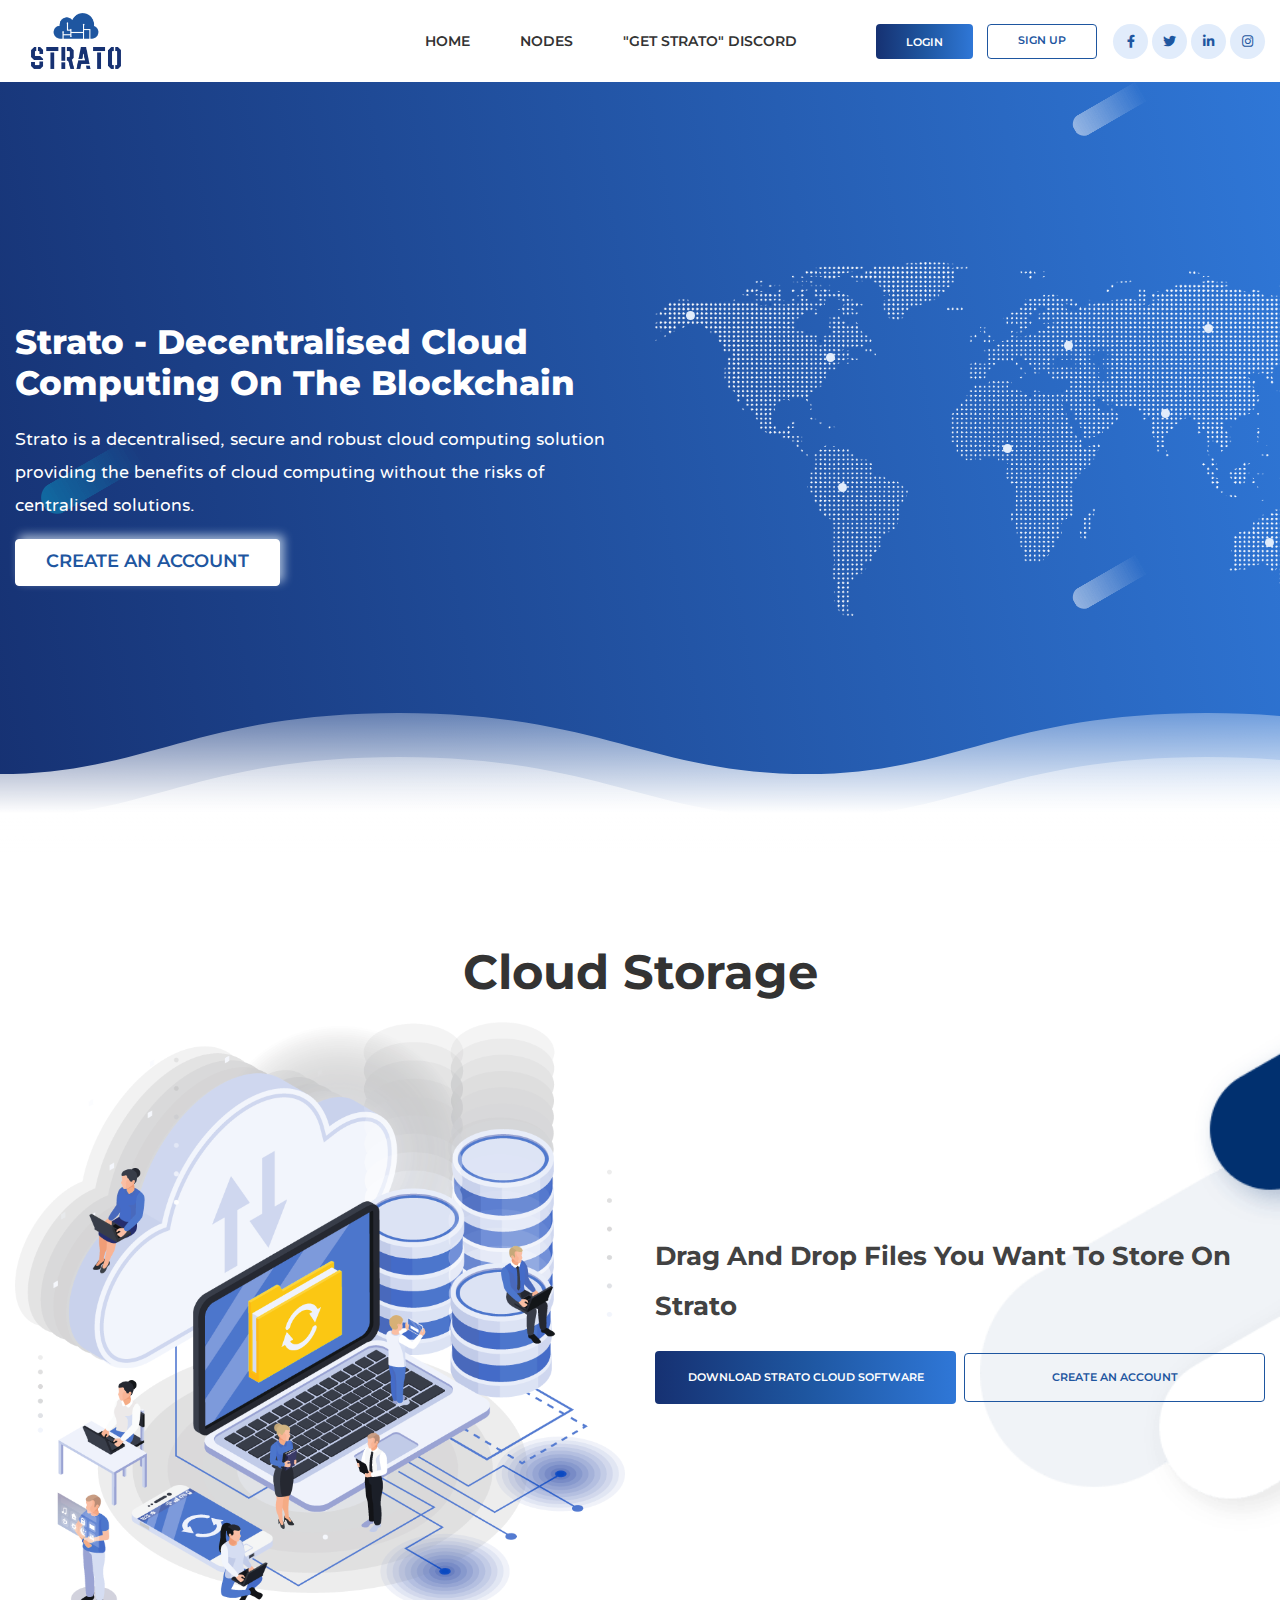
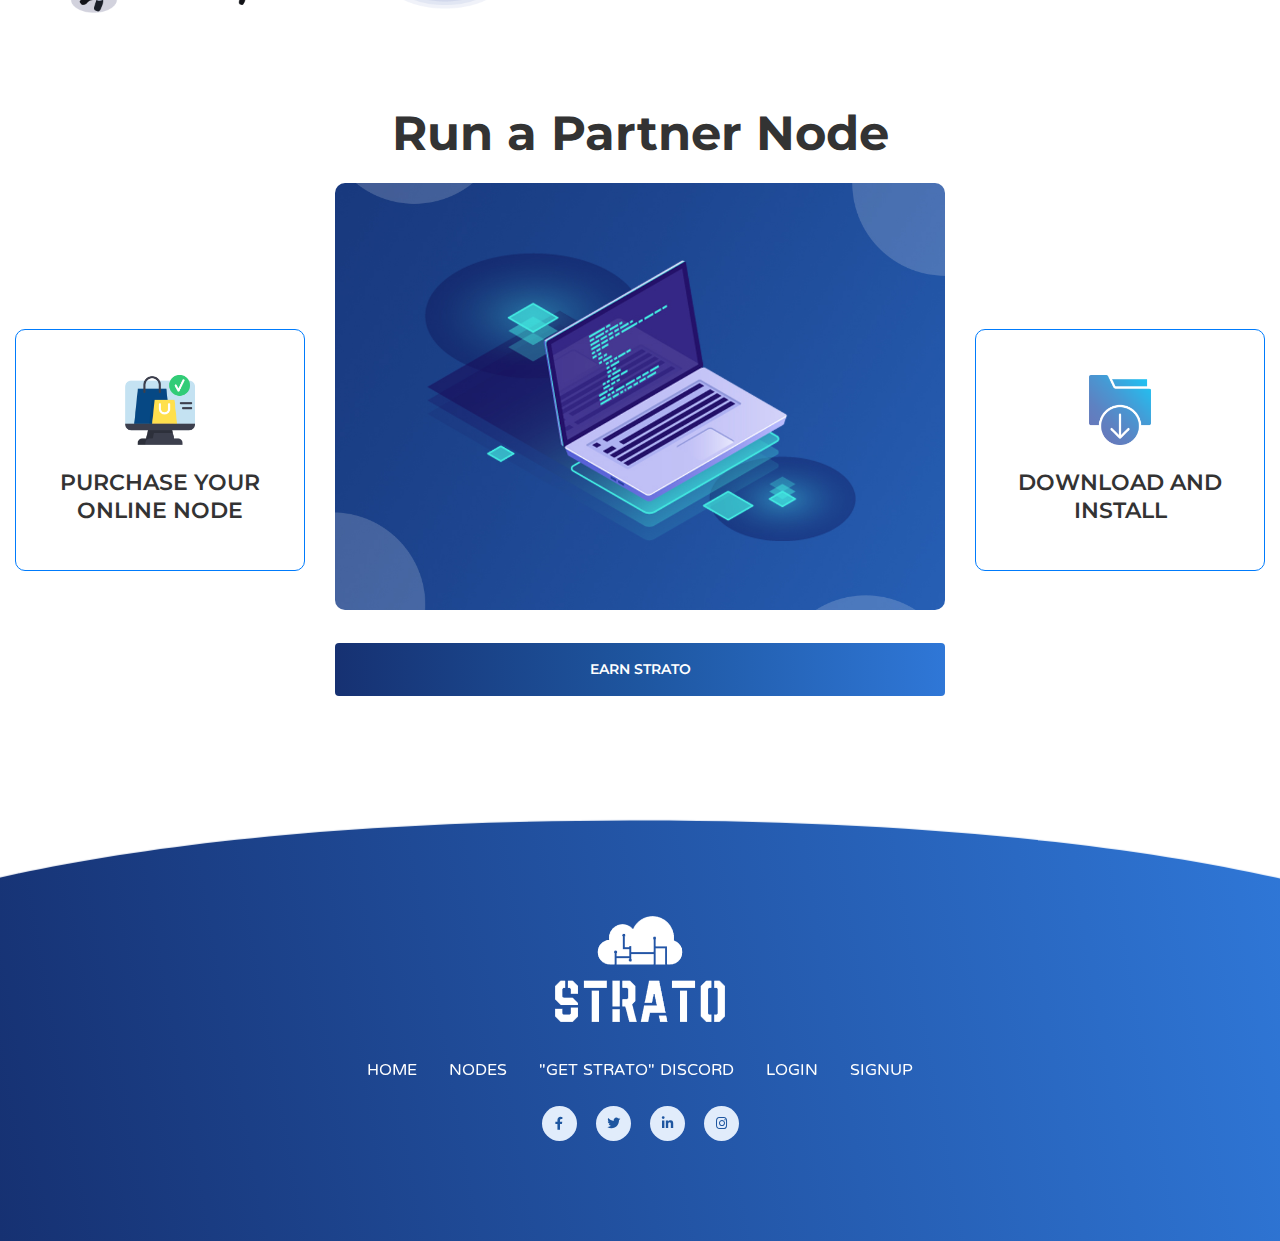
<file: index.html>
<!doctype html>
<html lang="en">
<head>
<!-- Required meta tags -->
<meta charset="utf-8">
<meta name="viewport" content="width=device-width, initial-scale=1, shrink-to-fit=no">
<!-- Bootstrap CSS -->
<link rel="stylesheet" href="https://maxcdn.bootstrapcdn.com/bootstrap/4.0.0/css/bootstrap.min.css">
<link rel="stylesheet" href="css/custom.css">
<link rel="stylesheet" href="css/owl.carousel.min.css">
<link rel="stylesheet" href="css/responsive.css">
<link rel="stylesheet" href="https://use.fontawesome.com/releases/v5.8.1/css/all.css">

<title>Strato</title>
</head>
<body>
<header class="custom-header">
  <div class="container">
    <div class="row">
      <div class="col-lg-8 align-self-center">
        <nav class="navbar navbar-expand-lg"> 
          <a class="navbar-brand" href="#">
            <img src="images/logo.png" alt="">
          </a>
          <ul class="header-button-wrap header-button-wrap-for-mobile">
            <li class="header-btn">
              <a href="#" class="btn custom-btn custom-btn-fill">Login</a>
            </li>
            <li class="header-btn">
              <a href="#" class="btn custom-btn custom-btn-outline">Sign Up</a>
            </li>
          </ul>
          <div class="navbar-header">
            <button type="button" class="navbar-toggle collapsed" data-toggle="collapse" data-target="#navbarSupportedContent" aria-expanded="false"> <span class="sr-only">Toggle navigation</span> <span class="icon-bar"></span> <span class="icon-bar"></span> <span class="icon-bar"></span> </button>
          </div>
          <div class="collapse navbar-collapse" id="navbarSupportedContent">
            <ul class="navbar-nav ml-auto">
              <li class="nav-item active"> <a class="nav-link" href="index.html">Home</a> </li>
              <li class="nav-item"> <a class="nav-link" href="strato-partner-nodes.html">Nodes</a> </li>
              <li class="nav-item"> <a class="nav-link" href="#">"Get STRATO" Discord</a> </li>
            </ul>
      
              <!-- <li class="nav-item"> <a class="nav-link" href="#">Login</a> </li>
              <li class="nav-item"> <a class="nav-link" href="#">Sign Up</a> </li>
              <li class="nav-item"> <a class="nav-link" href="#">Link</a> </li>
              <li class="nav-item"> <a class="nav-link" href="#">Link</a> </li> -->
           
          </div>
        </nav>
      </div>
      <div class="col-lg-4 align-self-center">
        <div class="header-right"> 
                <ul class="header-button-wrap">
                  <li class="header-btn">
                    <a href="#" class="btn custom-btn custom-btn-fill">Login</a>
                  </li>
                  <li class="header-btn">
                    <a href="#" class="btn custom-btn custom-btn-outline">Sign Up</a>
                  </li>
                </ul>
              <ul class="header-socials-wrap">
                <li class="header-social">
                  <a href="#" class="header-social-icon"><span><i class="fab fa-facebook-f"></i></span></a>
                </li>
                <li class="header-social">
                  <a href="#" class="header-social-icon"><span><i class="fab fa-twitter"></i></span></a>
                </li>
                <li class="header-social">
                  <a href="#" class="header-social-icon"><span><i class="fab fa-linkedin-in"></i></span></a>
                </li>
                <li class="header-social">
                  <a href="#" class="header-social-icon"><span><i class="fab fa-instagram"></i></span></a>
                </li>
              </ul>
        </div>
      </div>
    </div>
  </div>  
</header>

<section class="custom-banner custom-pad">
  <div id="parallax-banner">
    <!-- this div for parallax effect-->
  </div>
  <div class="banner-top">
    <div class="container">
      <div class="row">
        <div class="col-lg-6 align-self-center">
          <div class="custom-banner-content text-left">
                <div class="main-heading">
                  <h1>Strato - Decentralised Cloud Computing on the Blockchain</h1>
                    <p>Strato is a decentralised, secure and robust cloud computing solution providing the benefits of cloud computing without the risks of centralised solutions.</p>
                </div>
                <div class="custom-banner-botton mt-3">
                  <a href="#" class="btn custom-btn custom-btn-outline banner-btn">create an account </a>
                  <!-- <span><i class="fas fa-user-plus"></i></span> -->
                </div>
          </div>
        </div>
        <div class="col-lg-6 align-self-center">
          <div class="banner-right-image">
            <img src="images/world-map.png" alt="">
            <!-- dp-circles -->
            <span class="dp-circle dp-circle-1"></span>
            <span class="dp-circle dp-circle-2"></span>
            <span class="dp-circle dp-circle-3"></span>
            <span class="dp-circle dp-circle-4"></span>
            <span class="dp-circle dp-circle-5"></span>
            <span class="dp-circle dp-circle-6"></span>
            <span class="dp-circle dp-circle-7"></span>
            <span class="dp-circle dp-circle-8"></span>
          </div>
        </div>
      </div>
    </div>
  </div>

  
  <div class="wave-area">
    <div class="wave"></div>
    <div class="wave"></div>
  </div>
</section>

<section class="cloud-storage-sb custom-pad">
  <div class="container">
    <div class="row">
      <div class="col-lg-10">
        <div class="custom-heading">
          <h3>Cloud Storage</h3>
        </div>
      </div>
    </div>
 
    <div class="row">
      <div class="col-lg-6 align-self-center">
        <div class="cloud-storage-left">
          <img src="images/cloud-storage-img.png" alt="">
        </div>
      </div>
      <div class="col-lg-6 align-self-center">
        <div class="cloud-storage-right">
          <div class="cloud-storage-r-heading">
            <h4>Drag and drop files you want to store on strato</h4>
          </div>
          <div class="cloud-storage-r-buttons">
            <div class="row">
              <div class="col-lg-6 col-md-6 pr-1  align-self-center">
                <div class="cs-download-starto text-center">
                  <a href="#" class="cs-button custom-btn-fill">Download Strato cloud software</a>
                </div>
              </div>
              <div class="col-lg-6 col-md-6  pl-1 align-self-center">
                <div class="cs-create-an-account text-center">
                  <a href="#" class="cs-button custom-btn-outline">Create an account</a>

                </div>
              </div>
            </div>
          </div>
          <div class="cloud-storage-r-box">
            <!-- partial:index.partial.html -->
            <form class="cs-upload-box" action="upload.php" method="POST">
              <div class="cs-upload-box-wrap">
                <input class="drag-n-drop-input" type="file" multiple>
                <p>
                  <span class="drag-n-drop-icon">
                    <img src="images/drag-n-drop-icon.png" alt="">
                  </span> 
                  Drag & drop header
                </p>
                <div class="custom_upload text-center mt-3">
                  <label for="upload">
                    <input type="file" name="" id="upload">
                    <span>upload</span>
                  </label>
                </div>
              </div>
             
              <button class="cs-button custom-btn-fill" type="submit">Upload</button>
            </form>
            

          </div>
          <div class="cloud-storage-r-heading"></div>
          <div class="cloud-storage-r-heading"></div>
        </div>

      </div>
    </div>
  </div>
</section>


<section class="run-a-partner custom-pad">
  <div class="container">
    <div class="row">
      <div class="col-lg-12">
        <div class="custom-heading">
          <h3>Run a Partner Node</h3>
        </div>
      </div>
    </div>
    <div class="row">
      <div class="col-lg-3 align-self-center">
        <div class="run-a-part-box">
          <div class="run-a-part-box-icn">
            <img src="./images/purchase-online.png" alt="">
          </div>
          <div class="run-a-part-box-btn">
            <a class="" href="#">purchase your online node</a>
          </div>
        </div>
      </div>
      <div class="col-lg-6 align-self-center">
        <div class="run-a-part-mid">
          <div class="run-a-part-mid-img">
            <img src="./images/run-a-partner-bg.jpg" alt="">
          </div>
          <div class="run-a-part-mid-content">
            <a href="#" class="cs-button custom-btn-fill">Earn STRATO</a>
          </div>
        </div>
      </div>
      <div class="col-lg-3 align-self-center">
        <div class="run-a-part-box">
          <div class="run-a-part-box-icn">
            <img src="./images/download.png" alt="">
          </div>
          <div class="run-a-part-box-btn">
            <a href="#">download and install</a>
          </div>
        </div>
      </div>
    </div>
  </div>
</section>

<footer class="custom-pad">
  <div class="footer-shape-top">
    <svg xmlns="http://www.w3.org/2000/svg" viewBox="0 0 1000 100" preserveAspectRatio="none">
      <path class="footer-shape-fill" d="M500,97C126.7,96.3,0.8,19.8,0,0v100l1000,0V1C1000,19.4,873.3,97.8,500,97z">
      </path>
    </svg>
  </div>
  <div class="container">
    <div class="row">
      <div class="col-lg-10">
        <div class="footer-logo">
          <img src="images/footer-logo.png" alt="">
        </div>
        <div class="footer-menu">
          <ul class="footer-menu-list text-center">
            <li class="footer-menu-item">
              <a class="footer-menu-link" href="#">Home</a>
            </li>
            <li class="footer-menu-item">
              <a class="footer-menu-link"  href="#">Nodes</a>
            </li>
            <li class="footer-menu-item">
              <a  class="footer-menu-link" href="#">"Get strato" discord</a>
            </li>
            <li class="footer-menu-item">
              <a class="footer-menu-link"  href="#"> login</a>
            </li>
            <li class="footer-menu-item">
              <a  class="footer-menu-link" href="#">Signup</a>
            </li>
          </ul>
        </div>
        <div class="footer-socials">
          <ul class="header-socials-wrap text-center">
            <li class="header-social">
              <a href="#" class="header-social-icon"><span><i class="fab fa-facebook-f"></i></span></a>
            </li>
            <li class="header-social">
              <a href="#" class="header-social-icon"><span><i class="fab fa-twitter"></i></span></a>
            </li>
            <li class="header-social">
              <a href="#" class="header-social-icon"><span><i class="fab fa-linkedin-in"></i></span></a>
            </li>
            <li class="header-social">
              <a href="#" class="header-social-icon"><span><i class="fab fa-instagram"></i></span></a>
            </li>
          </ul>
        </div>
      </div>
    </div>
  </div>
</footer>

<!-- Optional JavaScript --> 
<!-- jQuery first, then Popper.js, then Bootstrap JS --> 
<script src="js/jquery-min.js"></script> 
<script src="js/parallax.js"></script>
<script src="https://cdnjs.cloudflare.com/ajax/libs/popper.js/1.12.9/umd/popper.min.js"></script> 
<script src="https://maxcdn.bootstrapcdn.com/bootstrap/4.0.0/js/bootstrap.min.js"></script> 
<script src="js/owl.carousel.min.js"></script> 
<script src="js/custom.js"></script>
</body>
</html>
</file>
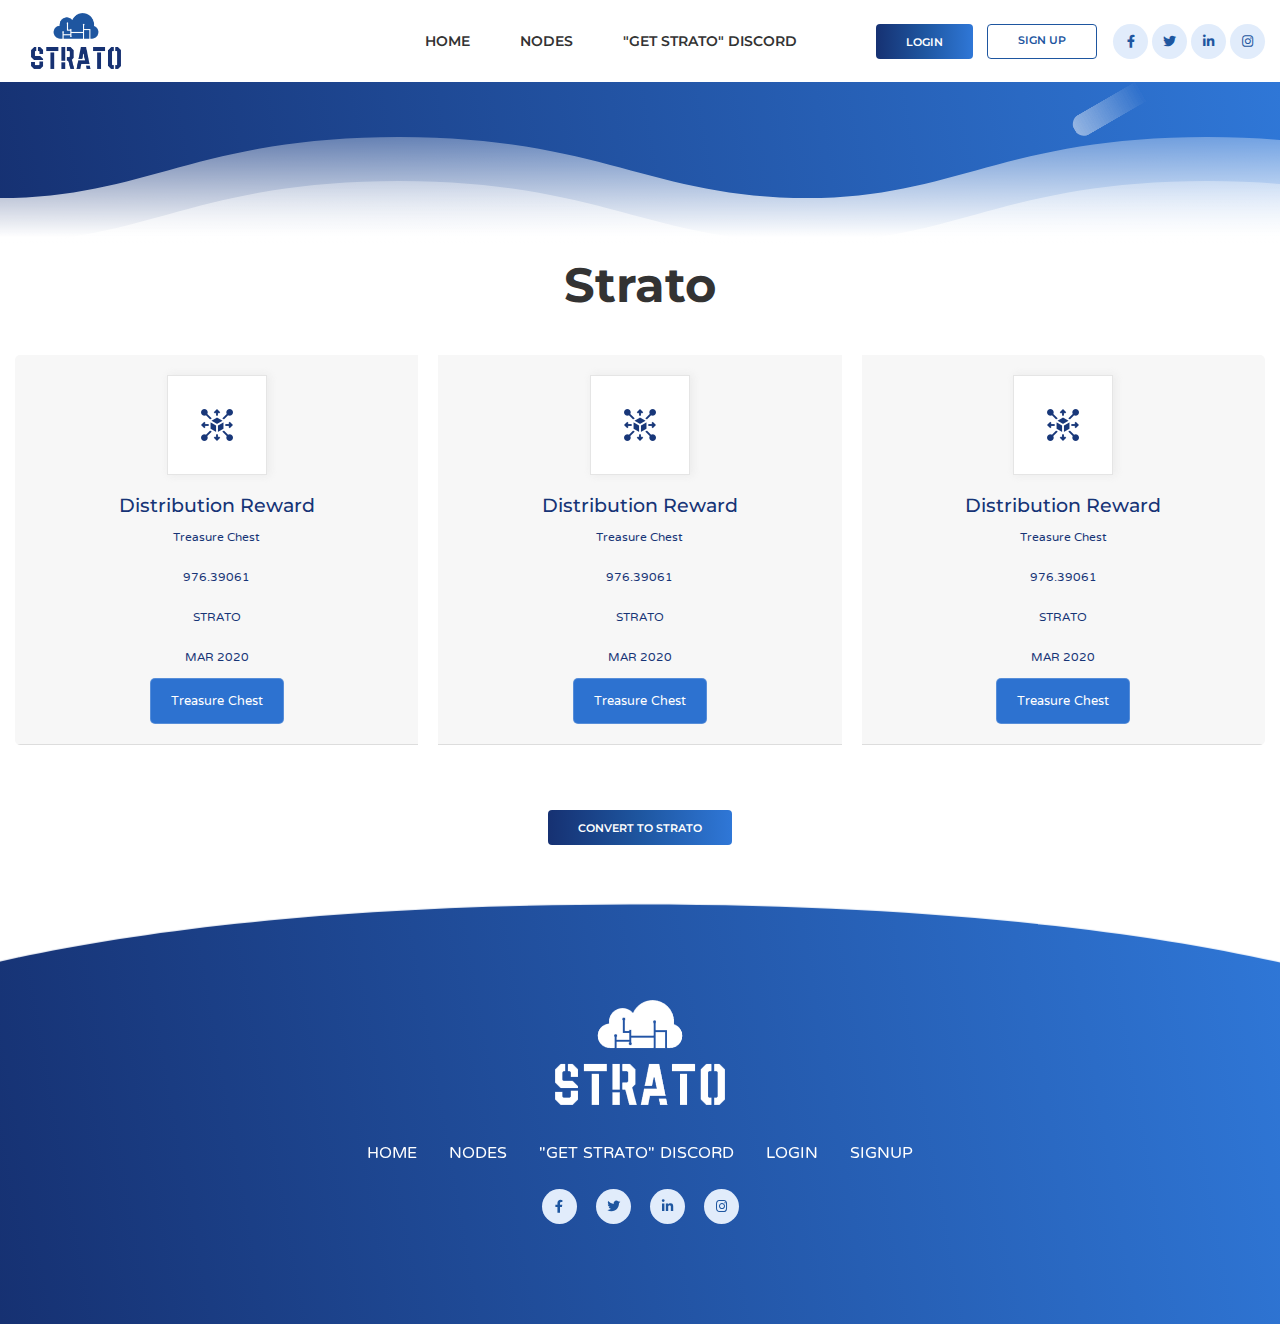
<file: convert.html>
<!doctype html>
<html lang="en">

<head>
    <!-- Required meta tags -->
    <meta charset="utf-8">
    <meta name="viewport" content="width=device-width, initial-scale=1, shrink-to-fit=no">
    <!-- Bootstrap CSS -->
    <link rel="stylesheet" href="https://maxcdn.bootstrapcdn.com/bootstrap/4.0.0/css/bootstrap.min.css">
    <link rel="stylesheet" href="css/custom.css">
    <link rel="stylesheet" href="css/owl.carousel.min.css">
    <link rel="stylesheet" href="css/responsive.css">
    <link rel="stylesheet" href="https://use.fontawesome.com/releases/v5.8.1/css/all.css">
    <!-- <link rel="stylesheet" href="convert.css"> -->
    

    <title>Strato Partner Nodes::Strato</title>
</head>

<body>
    <header class="custom-header">
        <div class="container">
            <div class="row">
                <div class="col-lg-8 align-self-center">
                    <nav class="navbar navbar-expand-lg">
                        <a class="navbar-brand" href="#">
                            <img src="images/logo.png" alt="">
                        </a>
                        <ul class="header-button-wrap header-button-wrap-for-mobile">
                            <li class="header-btn">
                                <a href="#" class="btn custom-btn custom-btn-fill">Login</a>
                            </li>
                            <li class="header-btn">
                                <a href="#" class="btn custom-btn custom-btn-outline">Sign Up</a>
                            </li>
                        </ul>
                        <div class="navbar-header">
                            <button type="button" class="navbar-toggle collapsed" data-toggle="collapse"
                                data-target="#navbarSupportedContent" aria-expanded="false"> <span
                                    class="sr-only">Toggle navigation</span> <span class="icon-bar"></span> <span
                                    class="icon-bar"></span> <span class="icon-bar"></span> </button>
                        </div>
                        <div class="collapse navbar-collapse" id="navbarSupportedContent">
                            <ul class="navbar-nav ml-auto">
                                <li class="nav-item active"> <a class="nav-link" href="index.html">Home</a> </li>
                                <li class="nav-item"> <a class="nav-link" href="strato-partner-nodes.html">Nodes</a>
                                </li>
                                <li class="nav-item"> <a class="nav-link" href="#">"Get STRATO" Discord</a> </li>
                            </ul>

                            <!-- <li class="nav-item"> <a class="nav-link" href="#">Login</a> </li>
              <li class="nav-item"> <a class="nav-link" href="#">Sign Up</a> </li>
              <li class="nav-item"> <a class="nav-link" href="#">Link</a> </li>
              <li class="nav-item"> <a class="nav-link" href="#">Link</a> </li> -->

                        </div>
                    </nav>
                </div>
                <div class="col-lg-4 align-self-center">
                    <div class="header-right">
                        <ul class="header-button-wrap">
                            <li class="header-btn">
                                <a href="#" class="btn custom-btn custom-btn-fill">Login</a>
                            </li>
                            <li class="header-btn">
                                <a href="#" class="btn custom-btn custom-btn-outline">Sign Up</a>
                            </li>
                        </ul>
                        <ul class="header-socials-wrap">
                            <li class="header-social">
                                <a href="#" class="header-social-icon"><span><i
                                            class="fab fa-facebook-f"></i></span></a>
                            </li>
                            <li class="header-social">
                                <a href="#" class="header-social-icon"><span><i class="fab fa-twitter"></i></span></a>
                            </li>
                            <li class="header-social">
                                <a href="#" class="header-social-icon"><span><i
                                            class="fab fa-linkedin-in"></i></span></a>
                            </li>
                            <li class="header-social">
                                <a href="#" class="header-social-icon"><span><i class="fab fa-instagram"></i></span></a>
                            </li>
                        </ul>
                    </div>
                </div>
            </div>
        </div>
    </header>

    <!-- Buy Nodes banner -->
    <section class="custom-banner buy-nodes-banner custom-pad">
        <div id="parallax-banner">
            <!-- this div for parallax effect-->
        </div>
        <div class="banner-top">
            <div class="container">
                <div class="row">
                    <div class="col-lg-8 align-self-center">
                        <div class="custom-banner-content">
                            <div class="main-heading">
                                <!-- <h1>Convert</h1> -->

                            </div>
                            <div class="col-lg-4 text-center">
                                <nav aria-label="breadcrumb">
                                    <ol class="breadcrumb">
                                        <li class="breadcrumb-item m-0"><a href="index.html"><span><i class="fa fa-home"
                                                        aria-hidden="true"></i>
                                                </span>Home</a></li>
                                        <li class="breadcrumb-item m-0 active" aria-current="page">Nodes 2</li>
                                    </ol>
                                </nav>
                            </div>

                        </div>
                    </div>

                </div>
            </div>
        </div>


        <div class="wave-area">
            <div class="wave"></div>
            <div class="wave"></div>
        </div>
    </section>

    <section class="custom-convert">
        <div class="convert-wraper">
            <div class="container">
                <!-- <div class="custom-heading-top text-center">
                    <h4>STRATO<img src="images/box.png" alt=""></h4>
                    <a href="#" class="btn custom-btn custom-btn-fill">Strato</a>
                    <p>Lorem ipsum dolor sit amet consectetur adipisicing elit. </p>
                </div> -->
                <div class="custom-content">
                    <!-- <div class="distributor_section">
                        <div class="custom-heading">
                            <h3>March 24th Distribution Info</h3>
                        </div>    
                        <div class="row">
                            <div class="col-md-4">
                                <div class="portion d-flex">
                                    <div class="content-top-about d-flex align-items-center">
                                        <div class="icon_back d-flex align-items-center justify-content-center">
                                            <img src="images/boxes.png" alt="">
                                        </div>                                        
                                        <p>976 GALA</p>
                                    </div>
                                   
                                </div>
                            </div>
                            <div class="col-md-4">
                                <div class="portion d-flex">
                                    <div class="content-top-about d-flex align-items-center">
                                        <div class="icon_back d-flex align-items-center justify-content-center">
                                            <img src="images/fire.png" alt="">
                                        </div>                                        
                                        <p>3 points</p>
                                    </div>
                                   
                                </div>
                            </div>
                            <div class="col-md-4">
                                <div class="portion d-flex">
                                    <div class="content-top-about d-flex align-items-center">
                                        <div class="icon_back d-flex align-items-center justify-content-center">
                                            <img src="images/badge.png" alt="">
                                        </div>                                        
                                        <p>0 items</p>
                                    </div>
                                   
                                </div>
                            </div>
                            
                        </div>
                    </div> -->

                    <div class="history_section">
                        <div class="custom-heading">
                            <h3>Strato</h3>
                        </div>
                        <ul class="content-main convert-item">
                            <li class="content-main-items">
                                <div class="main-item-about">
                                    <div class="main-icon-back d-flex align-items-center justify-content-center">
                                        <img src="./images/distribution.png" alt="">
                                    </div>
                                    <div class="about-content">
                                        <h4>Distribution Reward</h4>
                                        <p>Treasure Chest</p>
                                    </div>
                                </div>
                                <div class="main-item-details">
                                    <div class="details-content">
                                        <p>976.39061</p>
                                        <p>STRATO</p>
                                        <p>MAR 2020</p>
                                    </div>
                                    <a href="#">Treasure Chest</a>                                  
                                </div>
                            </li>
                            <li class="content-main-items">
                                <div class="main-item-about">
                                    <div class="main-icon-back d-flex align-items-center justify-content-center">
                                        <img src="./images/distribution.png" alt="">
                                    </div>
                                    <div class="about-content">
                                        <h4>Distribution Reward</h4>
                                        <p>Treasure Chest</p>
                                    </div>
                                </div>
                                <div class="main-item-details">
                                    <div class="details-content">
                                        <p>976.39061</p>
                                        <p>STRATO</p>
                                        <p>MAR 2020</p>
                                    </div>
                                    <a href="#">Treasure Chest</a>                                  
                                </div>
                            </li>
                            <li class="content-main-items">
                                <div class="main-item-about">
                                    <div class="main-icon-back d-flex align-items-center justify-content-center">
                                        <img src="./images/distribution.png" alt="">
                                    </div>
                                    <div class="about-content">
                                        <h4>Distribution Reward</h4>
                                        <p>Treasure Chest</p>
                                    </div>
                                </div>
                                <div class="main-item-details">
                                    <div class="details-content">
                                        <p>976.39061</p>
                                        <p>STRATO</p>
                                        <p>MAR 2020</p>
                                    </div>
                                    <a href="#">Treasure Chest</a>                                  
                                </div>
                            </li>
                        </ul>
                        <div class="custom-heading-top convert-item text-center">
                            <!-- <h4>STRATO<img src="images/box.png" alt=""></h4> -->
                            <a href="#" class="btn custom-btn custom-btn-fill">convert to strato</a>
                            <!-- <p>Lorem ipsum dolor sit amet consectetur adipisicing elit. </p> -->
                        </div>
                    </div>              
                </div>
            </div>
        </div>
    </section>

    <footer class="custom-pad">
        <div class="footer-shape-top">
            <svg xmlns="http://www.w3.org/2000/svg" viewBox="0 0 1000 100" preserveAspectRatio="none">
                <path class="footer-shape-fill"
                    d="M500,97C126.7,96.3,0.8,19.8,0,0v100l1000,0V1C1000,19.4,873.3,97.8,500,97z">
                </path>
            </svg>
        </div>
        <div class="container">
            <div class="row">
                <div class="col-lg-10">
                    <div class="footer-logo">
                        <img src="images/footer-logo.png" alt="">
                    </div>
                    <div class="footer-menu">
                        <ul class="footer-menu-list text-center">
                            <li class="footer-menu-item">
                                <a class="footer-menu-link" href="#">Home</a>
                            </li>
                            <li class="footer-menu-item">
                                <a class="footer-menu-link" href="#">Nodes</a>
                            </li>
                            <li class="footer-menu-item">
                                <a class="footer-menu-link" href="#">"Get strato" discord</a>
                            </li>
                            <li class="footer-menu-item">
                                <a class="footer-menu-link" href="#"> login</a>
                            </li>
                            <li class="footer-menu-item">
                                <a class="footer-menu-link" href="#">Signup</a>
                            </li>
                        </ul>
                    </div>
                    <div class="footer-socials">
                        <ul class="header-socials-wrap text-center">
                            <li class="header-social">
                                <a href="#" class="header-social-icon"><span><i
                                            class="fab fa-facebook-f"></i></span></a>
                            </li>
                            <li class="header-social">
                                <a href="#" class="header-social-icon"><span><i class="fab fa-twitter"></i></span></a>
                            </li>
                            <li class="header-social">
                                <a href="#" class="header-social-icon"><span><i
                                            class="fab fa-linkedin-in"></i></span></a>
                            </li>
                            <li class="header-social">
                                <a href="#" class="header-social-icon"><span><i class="fab fa-instagram"></i></span></a>
                            </li>
                        </ul>
                    </div>
                </div>
            </div>
        </div>
    </footer>

    <!-- Optional JavaScript -->
    <!-- jQuery first, then Popper.js, then Bootstrap JS -->
    <script src="js/jquery-min.js"></script>
    <script src="js/parallax.js"></script>
    <script src="https://cdnjs.cloudflare.com/ajax/libs/popper.js/1.12.9/umd/popper.min.js"></script>
    <script src="https://maxcdn.bootstrapcdn.com/bootstrap/4.0.0/js/bootstrap.min.js"></script>
    <script src="js/owl.carousel.min.js"></script>
    <script src="js/custom.js"></script>
</body>

</html>
</file>
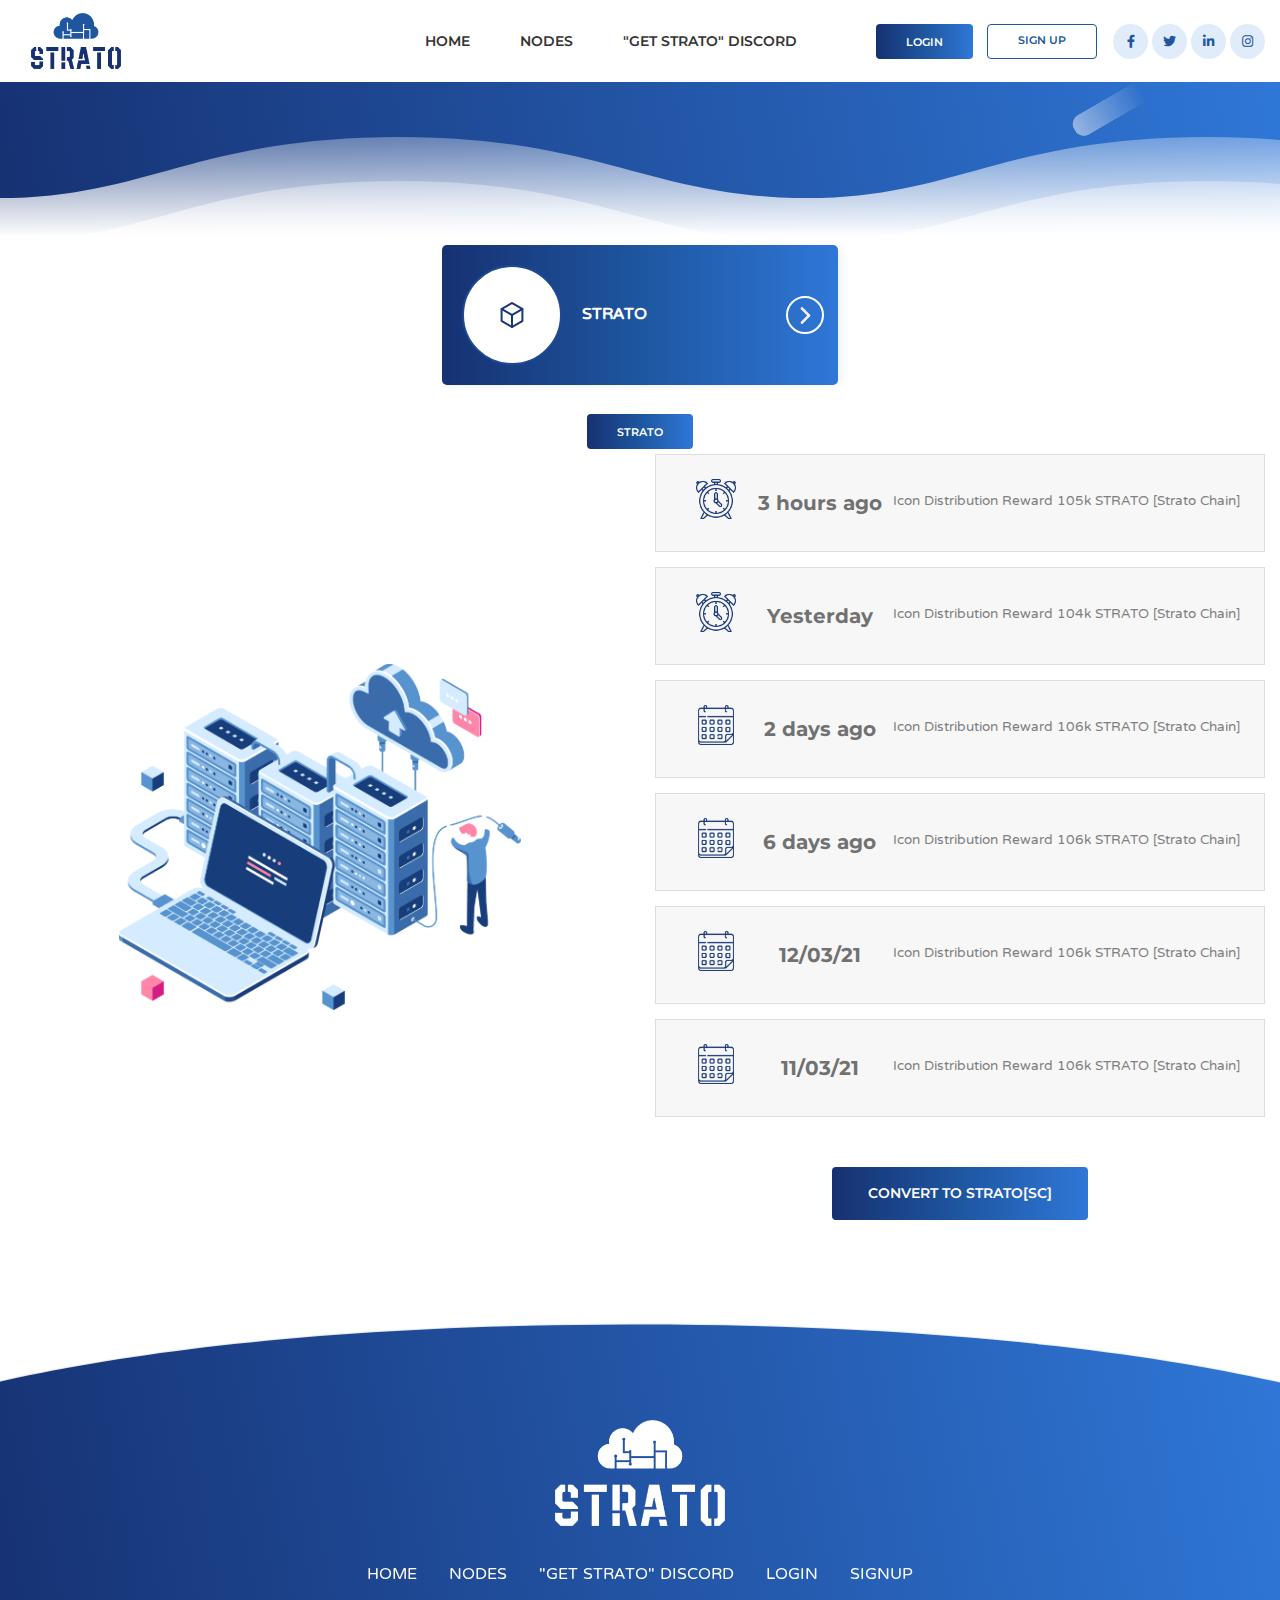
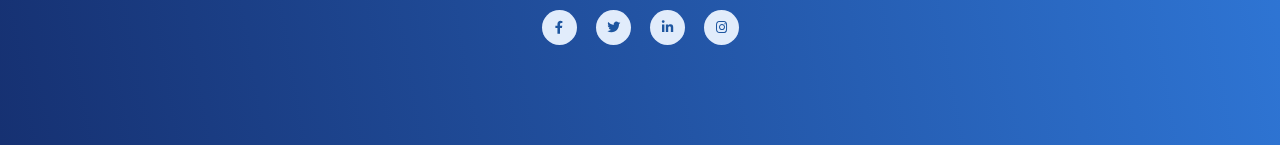
<file: history-backup.html>
<!doctype html>
<html lang="en">
<head>
<!-- Required meta tags -->
<meta charset="utf-8">
<meta name="viewport" content="width=device-width, initial-scale=1, shrink-to-fit=no">
<!-- Bootstrap CSS -->
<link rel="stylesheet" href="https://maxcdn.bootstrapcdn.com/bootstrap/4.0.0/css/bootstrap.min.css">
<link rel="stylesheet" href="css/custom.css">
<link rel="stylesheet" href="css/owl.carousel.min.css">
<link rel="stylesheet" href="css/responsive.css">
<link rel="stylesheet" href="https://use.fontawesome.com/releases/v5.8.1/css/all.css">


<title>History::Strato</title>
</head>
<body>
<header class="custom-header">
  <div class="container">
    <div class="row">
      <div class="col-lg-8 align-self-center">
        <nav class="navbar navbar-expand-lg"> 
          <a class="navbar-brand" href="#">
            <img src="images/logo.png" alt="">
          </a>
          <ul class="header-button-wrap header-button-wrap-for-mobile">
            <li class="header-btn">
              <a href="#" class="btn custom-btn custom-btn-fill">Login</a>
            </li>
            <li class="header-btn">
              <a href="#" class="btn custom-btn custom-btn-outline">Sign Up</a>
            </li>
          </ul>
          <div class="navbar-header">
            <button type="button" class="navbar-toggle collapsed" data-toggle="collapse" data-target="#navbarSupportedContent" aria-expanded="false"> <span class="sr-only">Toggle navigation</span> <span class="icon-bar"></span> <span class="icon-bar"></span> <span class="icon-bar"></span> </button>
          </div>
          <div class="collapse navbar-collapse" id="navbarSupportedContent">
            <ul class="navbar-nav ml-auto">
              <li class="nav-item active"> <a class="nav-link" href="index.html">Home</a> </li>
              <li class="nav-item"> <a class="nav-link" href="strato-partner-nodes.html">Nodes</a> </li>
              <li class="nav-item"> <a class="nav-link" href="#">"Get STRATO" Discord</a> </li>
            </ul>
      
              <!-- <li class="nav-item"> <a class="nav-link" href="#">Login</a> </li>
              <li class="nav-item"> <a class="nav-link" href="#">Sign Up</a> </li>
              <li class="nav-item"> <a class="nav-link" href="#">Link</a> </li>
              <li class="nav-item"> <a class="nav-link" href="#">Link</a> </li> -->
           
          </div>
        </nav>
      </div>
      <div class="col-lg-4 align-self-center">
        <div class="header-right"> 
                <ul class="header-button-wrap">
                  <li class="header-btn">
                    <a href="#" class="btn custom-btn custom-btn-fill">Login</a>
                  </li>
                  <li class="header-btn">
                    <a href="#" class="btn custom-btn custom-btn-outline">Sign Up</a>
                  </li>
                </ul>
              <ul class="header-socials-wrap">
                <li class="header-social">
                  <a href="#" class="header-social-icon"><span><i class="fab fa-facebook-f"></i></span></a>
                </li>
                <li class="header-social">
                  <a href="#" class="header-social-icon"><span><i class="fab fa-twitter"></i></span></a>
                </li>
                <li class="header-social">
                  <a href="#" class="header-social-icon"><span><i class="fab fa-linkedin-in"></i></span></a>
                </li>
                <li class="header-social">
                  <a href="#" class="header-social-icon"><span><i class="fab fa-instagram"></i></span></a>
                </li>
              </ul>
        </div>
      </div>
    </div>
  </div>  
</header>

<!-- Buy Nodes banner -->
<section class="custom-banner buy-nodes-banner custom-pad">
    <div id="parallax-banner">
      <!-- this div for parallax effect-->
    </div>
    <div class="banner-top">
      <div class="container">
        <div class="row">
          <div class="col-lg-8 align-self-center">
            <div class="custom-banner-content">
                  <div class="main-heading">
                    <!-- <h1 class="text-center">History</h1>    -->
                  </div>
                  <div class="col-lg-4 text-center">
                    <nav aria-label="breadcrumb">
                        <ol class="breadcrumb">
                          <li class="breadcrumb-item m-0"><a href="index.html"><span><i class="fa fa-home" aria-hidden="true"></i>
                          </span>Home</a></li>
                          <li class="breadcrumb-item m-0 active" aria-current="page">History</li>
                        </ol>
                      </nav>
                  </div>                  
            </div>
          </div>          
        </div>
      </div>
    </div> 
    <div class="wave-area">
      <div class="wave"></div>
      <div class="wave"></div>
    </div>
</section>

 <section class="history custom-pad">
     <div class="container">
       <div class="row">
        <div class="col-md-4">
          <div class="portion d-flex">
              <div class="content-top-about d-flex align-items-center">
                  <div class="icon_back d-flex align-items-center justify-content-center">
                      <img src="images/boxes.png" alt="">
                  </div>                                        
                  <p>STRATO</p>
              </div>
             
          </div>
          
      </div>
      <div class="col-md-10 text-center mt-4">
        <a href="#" class="btn custom-btn custom-btn-fill">strato</a>
      </div>
       </div>
         <div class="row">
            <div class="col-lg-6 order-lg-1 align-self-center">
                <div class="history-image">
                    <img src="images/history-image.png"  alt="">
                </div>
              </div>
             <div class="col-lg-6 order-lg-2 align-self-center">
                 
                 <div class="history-list-wrap">
                     <ul class="history-list">
                         <li class="history-item">
                             <img class="history-item-img" src="images/clock.png" alt="">
                             <span class="history-time">3 hours ago</span>
                             Icon Distribution Reward 105k STRATO [Strato Chain]
                         </li>
                         <li class="history-item">
                            <img class="history-item-img" src="images/clock.png" alt="">
                             <span class="history-time">Yesterday</span>
                             Icon Distribution Reward 104k STRATO [Strato Chain]
                         </li>
                         <li class="history-item">
                            <img class="history-item-img" src="images/calendar.png" alt="">
                             <span class="history-time">2 days ago</span>
                             Icon Distribution Reward 106k STRATO [Strato Chain]
                         </li>
                         <li class="history-item">
                            <img class="history-item-img" src="images/calendar.png" alt="">
                             <span class="history-time">6 days ago</span>
                             Icon Distribution Reward 106k STRATO [Strato Chain]
                         </li>
                         <li class="history-item">
                            <img class="history-item-img" src="images/calendar.png" alt="">
                             <span class="history-time">12/03/21</span>
                             Icon Distribution Reward 106k STRATO [Strato Chain]
                         </li>
                         <li class="history-item">
                            <img class="history-item-img" src="images/calendar.png" alt="">
                             <span class="history-time">11/03/21</span>
                             Icon Distribution Reward 106k STRATO [Strato Chain]
                         </li>
                     </ul>
                 </div>
                 <div class="convert-to-strato-btn">
                    <a href="#" class="cs-button custom-btn-fill" data-toggle="modal" data-target="#basicModal">Convert to STRATO[SC]</a>
                </div>
             </div>
         </div>
     </div>
 </section> 

 <!-- basic modal -->
<div class="modal fade custom-modal" id="basicModal" tabindex="-1" role="dialog" aria-labelledby="basicModal" aria-hidden="true">
    <div class="modal-dialog">
      <div class="modal-content">
        <div class="modal-header">
          <h4 class="modal-title" id="myModalLabel">Convert to STRATO[SC]</h4>
          <button type="button" class="close" data-dismiss="modal" aria-label="Close">
            <span aria-hidden="true">&times;</span>
          </button>
        </div>
        <div class="modal-body">
            <form>
                <div class="form-group">
                  <label for="formGroupExampleInput">Amount</label>
                  <input type="text" class="form-control" id="formGroupExampleInput" placeholder="Example input">
                  <!-- <span class="inside-input-text">STRATO[GC]</span> -->
                </div>
                <div class="available-balance-content justify-content-end d-flex">
                    <p>Available Balance : <span class="available-balance"></span>324,330</p>
                    <button type="submit" class="btn custom-btn-fill">MAX</button>

                </div>
        </div>
        <div class="modal-footer">
            <div class="form-group m-0">
                <label>Gas Fee</label>
            </div>
            <div class="slider-range">
                <input type="range" class="form-range" min="0" max="0.01" step="0.0011" id="customRange3" onchange="updateTextInput(this.value)";>
                <label for="customRange3" class="form-label"><span id="rangeValEth">0.0044</span> ETH (US $<span id="rangeValueUsd">23.42</span>)</label>
                <span class="range-text-left">Slower</span>
                <span class="range-text-right">Very Fast</span>
            </div>
    
          <button type="button" class="cs-button custom-btn-fill m-0">Convert</button>
        </div>
      </div>
    </div>
  </div>

 

<footer class="custom-pad">
  <div class="footer-shape-top">
    <svg xmlns="http://www.w3.org/2000/svg" viewBox="0 0 1000 100" preserveAspectRatio="none">
      <path class="footer-shape-fill" d="M500,97C126.7,96.3,0.8,19.8,0,0v100l1000,0V1C1000,19.4,873.3,97.8,500,97z">
      </path>
    </svg>
  </div>
  <div class="container">
    <div class="row">
      <div class="col-lg-10">
        <div class="footer-logo">
          <img src="images/footer-logo.png" alt="">
        </div>
        <div class="footer-menu">
          <ul class="footer-menu-list text-center">
            <li class="footer-menu-item">
              <a class="footer-menu-link" href="#">Home</a>
            </li>
            <li class="footer-menu-item">
              <a class="footer-menu-link"  href="#">Nodes</a>
            </li>
            <li class="footer-menu-item">
              <a  class="footer-menu-link" href="#">"Get strato" discord</a>
            </li>
            <li class="footer-menu-item">
              <a class="footer-menu-link"  href="#"> login</a>
            </li>
            <li class="footer-menu-item">
              <a  class="footer-menu-link" href="#">Signup</a>
            </li>
          </ul>
        </div>
        <div class="footer-socials">
          <ul class="header-socials-wrap text-center">
            <li class="header-social">
              <a href="#" class="header-social-icon"><span><i class="fab fa-facebook-f"></i></span></a>
            </li>
            <li class="header-social">
              <a href="#" class="header-social-icon"><span><i class="fab fa-twitter"></i></span></a>
            </li>
            <li class="header-social">
              <a href="#" class="header-social-icon"><span><i class="fab fa-linkedin-in"></i></span></a>
            </li>
            <li class="header-social">
              <a href="#" class="header-social-icon"><span><i class="fab fa-instagram"></i></span></a>
            </li>
          </ul>
        </div>
      </div>
    </div>
  </div>
</footer>

<!-- Optional JavaScript --> 
<!-- jQuery first, then Popper.js, then Bootstrap JS --> 
<script src="js/jquery-min.js"></script> 
<script src="js/parallax.js"></script>
<script src="https://cdnjs.cloudflare.com/ajax/libs/popper.js/1.12.9/umd/popper.min.js"></script> 
<script src="https://maxcdn.bootstrapcdn.com/bootstrap/4.0.0/js/bootstrap.min.js"></script> 
<script src="js/owl.carousel.min.js"></script> 
<script src="js/custom.js"></script>
</body>
</html>
</file>
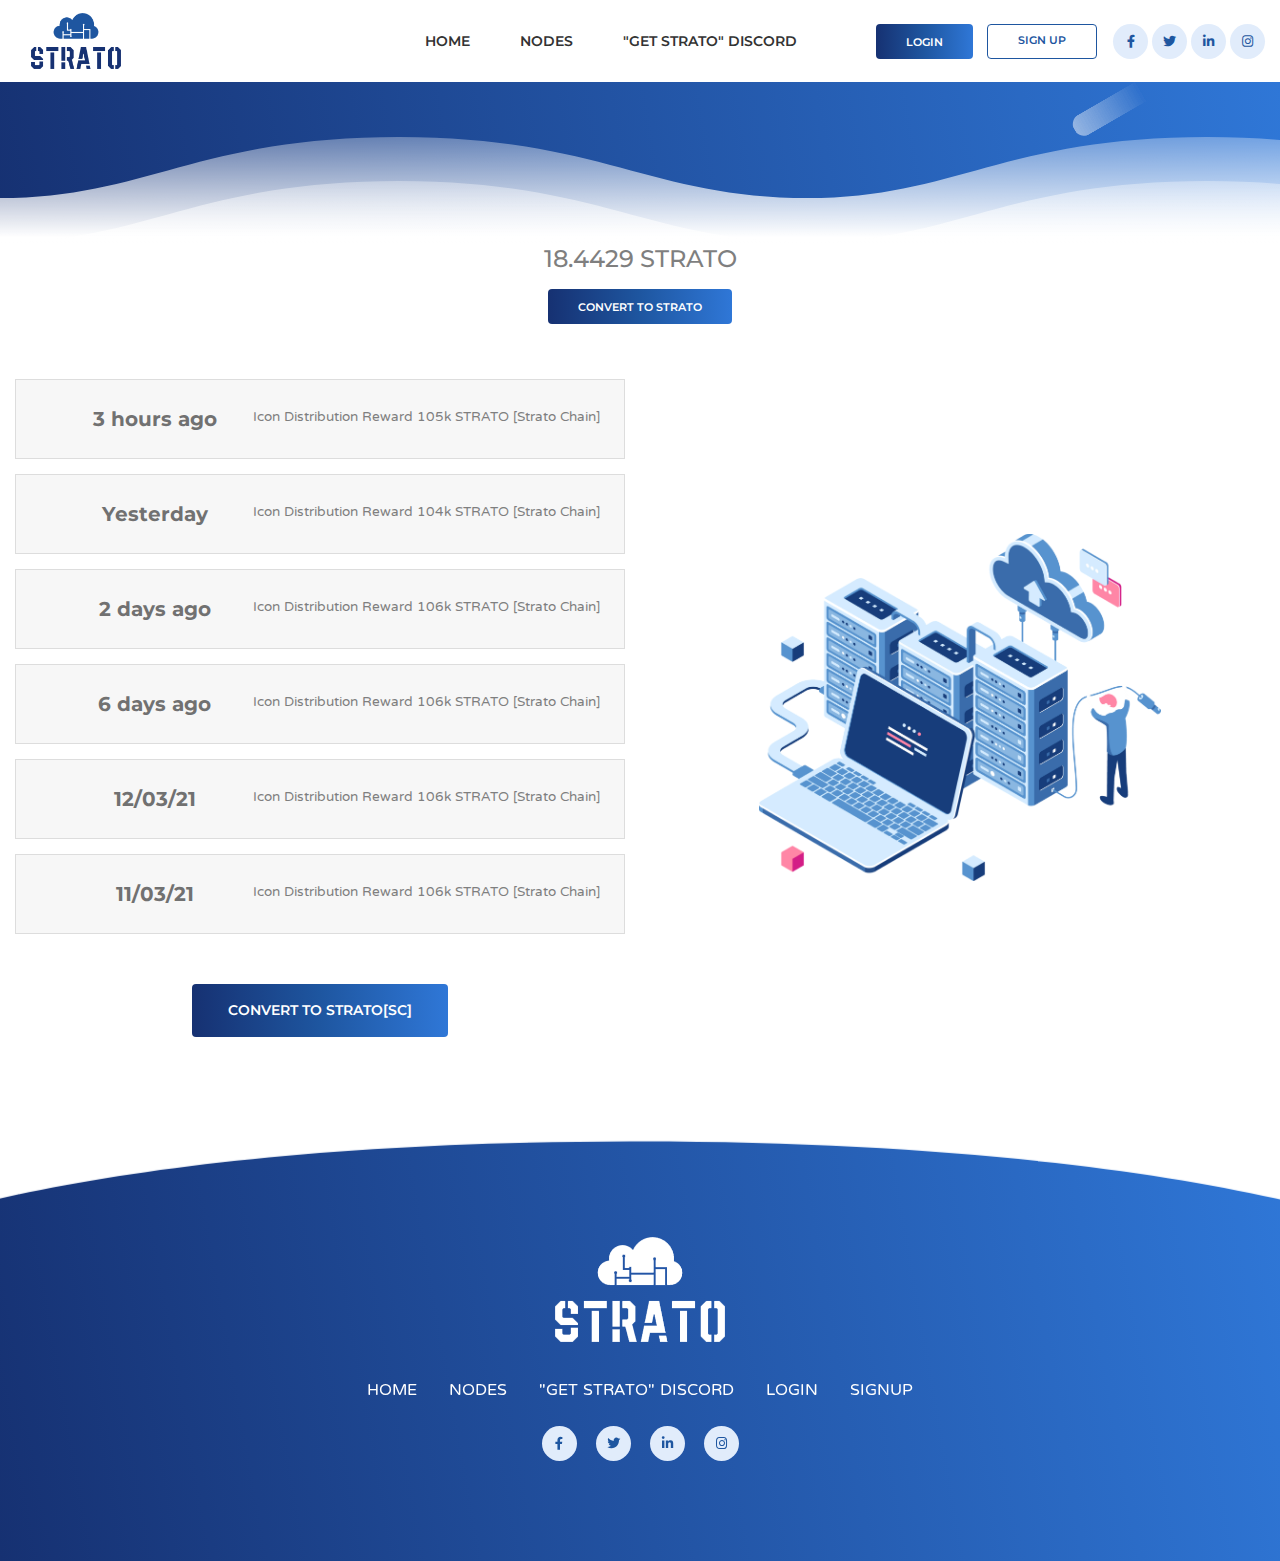
<file: history-backv2.html>
<!doctype html>
<html lang="en">
<head>
<!-- Required meta tags -->
<meta charset="utf-8">
<meta name="viewport" content="width=device-width, initial-scale=1, shrink-to-fit=no">
<!-- Bootstrap CSS -->
<link rel="stylesheet" href="https://maxcdn.bootstrapcdn.com/bootstrap/4.0.0/css/bootstrap.min.css">
<link rel="stylesheet" href="css/custom.css">
<link rel="stylesheet" href="css/owl.carousel.min.css">
<link rel="stylesheet" href="css/responsive.css">
<link rel="stylesheet" href="https://use.fontawesome.com/releases/v5.8.1/css/all.css">

<title>History::Strato</title>
</head>
<body>
<header class="custom-header">
  <div class="container">
    
    <div class="row">
      <div class="col-lg-8 align-self-center">
        <nav class="navbar navbar-expand-lg"> 
          <a class="navbar-brand" href="#">
            <img src="images/logo.png" alt="">
          </a>
          <ul class="header-button-wrap header-button-wrap-for-mobile">
            <li class="header-btn">
              <a href="#" class="btn custom-btn custom-btn-fill">Login</a>
            </li>
            <li class="header-btn">
              <a href="#" class="btn custom-btn custom-btn-outline">Sign Up</a>
            </li>
          </ul>
          <div class="navbar-header">
            <button type="button" class="navbar-toggle collapsed" data-toggle="collapse" data-target="#navbarSupportedContent" aria-expanded="false"> <span class="sr-only">Toggle navigation</span> <span class="icon-bar"></span> <span class="icon-bar"></span> <span class="icon-bar"></span> </button>
          </div>
          <div class="collapse navbar-collapse" id="navbarSupportedContent">
            <ul class="navbar-nav ml-auto">
              <li class="nav-item active"> <a class="nav-link" href="index.html">Home</a> </li>
              <li class="nav-item"> <a class="nav-link" href="strato-partner-nodes.html">Nodes</a> </li>
              <li class="nav-item"> <a class="nav-link" href="#">"Get STRATO" Discord</a> </li>
            </ul>
      
              <!-- <li class="nav-item"> <a class="nav-link" href="#">Login</a> </li>
              <li class="nav-item"> <a class="nav-link" href="#">Sign Up</a> </li>
              <li class="nav-item"> <a class="nav-link" href="#">Link</a> </li>
              <li class="nav-item"> <a class="nav-link" href="#">Link</a> </li> -->
           
          </div>
        </nav>
      </div>
      <div class="col-lg-4 align-self-center">
        <div class="header-right"> 
                <ul class="header-button-wrap">
                  <li class="header-btn">
                    <a href="#" class="btn custom-btn custom-btn-fill">Login</a>
                  </li>
                  <li class="header-btn">
                    <a href="#" class="btn custom-btn custom-btn-outline">Sign Up</a>
                  </li>
                </ul>
              <ul class="header-socials-wrap">
                <li class="header-social">
                  <a href="#" class="header-social-icon"><span><i class="fab fa-facebook-f"></i></span></a>
                </li>
                <li class="header-social">
                  <a href="#" class="header-social-icon"><span><i class="fab fa-twitter"></i></span></a>
                </li>
                <li class="header-social">
                  <a href="#" class="header-social-icon"><span><i class="fab fa-linkedin-in"></i></span></a>
                </li>
                <li class="header-social">
                  <a href="#" class="header-social-icon"><span><i class="fab fa-instagram"></i></span></a>
                </li>
              </ul>
        </div>
      </div>
    </div>
  </div>  
</header>

<!-- Buy Nodes banner -->
<section class="custom-banner buy-nodes-banner custom-pad">
    <div id="parallax-banner">
      <!-- this div for parallax effect-->
    </div>
    <div class="banner-top">
      <div class="container">
        <div class="row">
          <div class="col-lg-8 align-self-center">
            <div class="custom-banner-content">
                  <div class="main-heading">
                    <!-- <h1 class="text-center">History</h1>    -->
                  </div>
                  <div class="col-lg-4 text-center">
                    <nav aria-label="breadcrumb">
                        <ol class="breadcrumb">
                          <li class="breadcrumb-item m-0"><a href="index.html"><span><i class="fa fa-home" aria-hidden="true"></i>
                          </span>Home</a></li>
                          <li class="breadcrumb-item m-0 active" aria-current="page">History</li>
                        </ol>
                      </nav>
                  </div>                  
            </div>
          </div>          
        </div>
      </div>
    </div> 
    <div class="wave-area">
      <div class="wave"></div>
      <div class="wave"></div>
    </div>
</section>

 <section class="history custom-pad">
     <div class="container">
      <div class="custom-heading-top history text-center">
        <h4>18.4429 STRATO</h4>
        <a href="#" class="btn custom-btn custom-btn-fill">convert to strato</a>
        <!-- <p>Lorem ipsum dolor sit amet consectetur adipisicing elit. </p> -->
    </div>
       <!-- <div class="row">
        <div class="col-md-4">
          <div class="portion d-flex">
              <div class="content-top-about d-flex align-items-center">
                  <div class="icon_back d-flex align-items-center justify-content-center">
                      <img src="images/boxes.png" alt="">
                  </div>                                        
                  <p>STRATO</p>
              </div>
             
          </div>
          
      </div>
      <div class="col-md-10 text-center mt-4">
        <a href="#" class="btn custom-btn custom-btn-fill">strato</a>
      </div>
       </div> -->
         <div class="row">
             <div class="col-lg-6 order-lg-1 order-2 align-self-center">
                 
                 <div class="history-list-wrap">
                     <ul class="history-list">
                         <li class="history-item">
                             <span class="history-time">3 hours ago</span>
                             Icon Distribution Reward 105k STRATO [Strato Chain]
                         </li>
                         <li class="history-item">
                             <span class="history-time">Yesterday</span>
                             Icon Distribution Reward 104k STRATO [Strato Chain]
                         </li>
                         <li class="history-item">
                             <span class="history-time">2 days ago</span>
                             Icon Distribution Reward 106k STRATO [Strato Chain]
                         </li>
                         <li class="history-item">
                             <span class="history-time">6 days ago</span>
                             Icon Distribution Reward 106k STRATO [Strato Chain]
                         </li>
                         <li class="history-item">
                             <span class="history-time">12/03/21</span>
                             Icon Distribution Reward 106k STRATO [Strato Chain]
                         </li>
                         <li class="history-item">
                             <span class="history-time">11/03/21</span>
                             Icon Distribution Reward 106k STRATO [Strato Chain]
                         </li>
                     </ul>
                 </div>
                 <div class="convert-to-strato-btn">
                    <a href="#" class="cs-button custom-btn-fill" data-toggle="modal" data-target="#basicModal">Convert to STRATO[SC]</a>
                </div>
             </div>
             <div class="col-lg-6 order-lg-2 order-1 align-self-center">
               <div class="history-image">
                   <img src="images/history-image.png"  alt="">
               </div>
             </div>
         </div>
     </div>
 </section> 

 <!-- basic modal -->
<div class="modal fade custom-modal" id="basicModal" tabindex="-1" role="dialog" aria-labelledby="basicModal" aria-hidden="true">
    <div class="modal-dialog">
      <div class="modal-content">
        <div class="modal-header">
          <h4 class="modal-title" id="myModalLabel">Convert to STRATO[SC]</h4>
          <button type="button" class="close" data-dismiss="modal" aria-label="Close">
            <span aria-hidden="true">&times;</span>
          </button>
        </div>
        <div class="modal-body">
            <form>
                <div class="form-group">
                  <label for="formGroupExampleInput">Amount</label>
                  <input type="text" class="form-control" id="formGroupExampleInput" placeholder="Example input">
                  <!-- <span class="inside-input-text">STRATO[GC]</span> -->
                </div>
                <div class="available-balance-content justify-content-end d-flex">
                    <p>Available Balance : <span class="available-balance"></span>324,330</p>
                    <button type="submit" class="btn custom-btn-fill">MAX</button>

                </div>
        </div>
        <div class="modal-footer">
            <div class="form-group m-0">
                <label>Gas Fee</label>
            </div>
            <div class="slider-range">
                <input type="range" class="form-range" min="0" max="0.01" step="0.0011" id="customRange3" onchange="updateTextInput(this.value)";>
                <label for="customRange3" class="form-label"><span id="rangeValEth">0.0044</span> ETH (US $<span id="rangeValueUsd">23.42</span>)</label>
                <span class="range-text-left">Slower</span>
                <span class="range-text-right">Very Fast</span>
            </div>
    
          <button type="button" class="cs-button custom-btn-fill m-0">Convert</button>
        </div>
      </div>
    </div>
  </div>

 

<footer class="custom-pad">
  <div class="footer-shape-top">
    <svg xmlns="http://www.w3.org/2000/svg" viewBox="0 0 1000 100" preserveAspectRatio="none">
      <path class="footer-shape-fill" d="M500,97C126.7,96.3,0.8,19.8,0,0v100l1000,0V1C1000,19.4,873.3,97.8,500,97z">
      </path>
    </svg>
  </div>
  <div class="container">
    <div class="row">
      <div class="col-lg-10">
        <div class="footer-logo">
          <img src="images/footer-logo.png" alt="">
        </div>
        <div class="footer-menu">
          <ul class="footer-menu-list text-center">
            <li class="footer-menu-item">
              <a class="footer-menu-link" href="#">Home</a>
            </li>
            <li class="footer-menu-item">
              <a class="footer-menu-link"  href="#">Nodes</a>
            </li>
            <li class="footer-menu-item">
              <a  class="footer-menu-link" href="#">"Get strato" discord</a>
            </li>
            <li class="footer-menu-item">
              <a class="footer-menu-link"  href="#"> login</a>
            </li>
            <li class="footer-menu-item">
              <a  class="footer-menu-link" href="#">Signup</a>
            </li>
          </ul>
        </div>
        <div class="footer-socials">
          <ul class="header-socials-wrap text-center">
            <li class="header-social">
              <a href="#" class="header-social-icon"><span><i class="fab fa-facebook-f"></i></span></a>
            </li>
            <li class="header-social">
              <a href="#" class="header-social-icon"><span><i class="fab fa-twitter"></i></span></a>
            </li>
            <li class="header-social">
              <a href="#" class="header-social-icon"><span><i class="fab fa-linkedin-in"></i></span></a>
            </li>
            <li class="header-social">
              <a href="#" class="header-social-icon"><span><i class="fab fa-instagram"></i></span></a>
            </li>
          </ul>
        </div>
      </div>
    </div>
  </div>
</footer>

<!-- Optional JavaScript --> 
<!-- jQuery first, then Popper.js, then Bootstrap JS --> 
<script src="js/jquery-min.js"></script> 
<script src="js/parallax.js"></script>
<script src="https://cdnjs.cloudflare.com/ajax/libs/popper.js/1.12.9/umd/popper.min.js"></script> 
<script src="https://maxcdn.bootstrapcdn.com/bootstrap/4.0.0/js/bootstrap.min.js"></script> 
<script src="js/owl.carousel.min.js"></script> 
<script src="js/custom.js"></script>
</body>
</html>
</file>
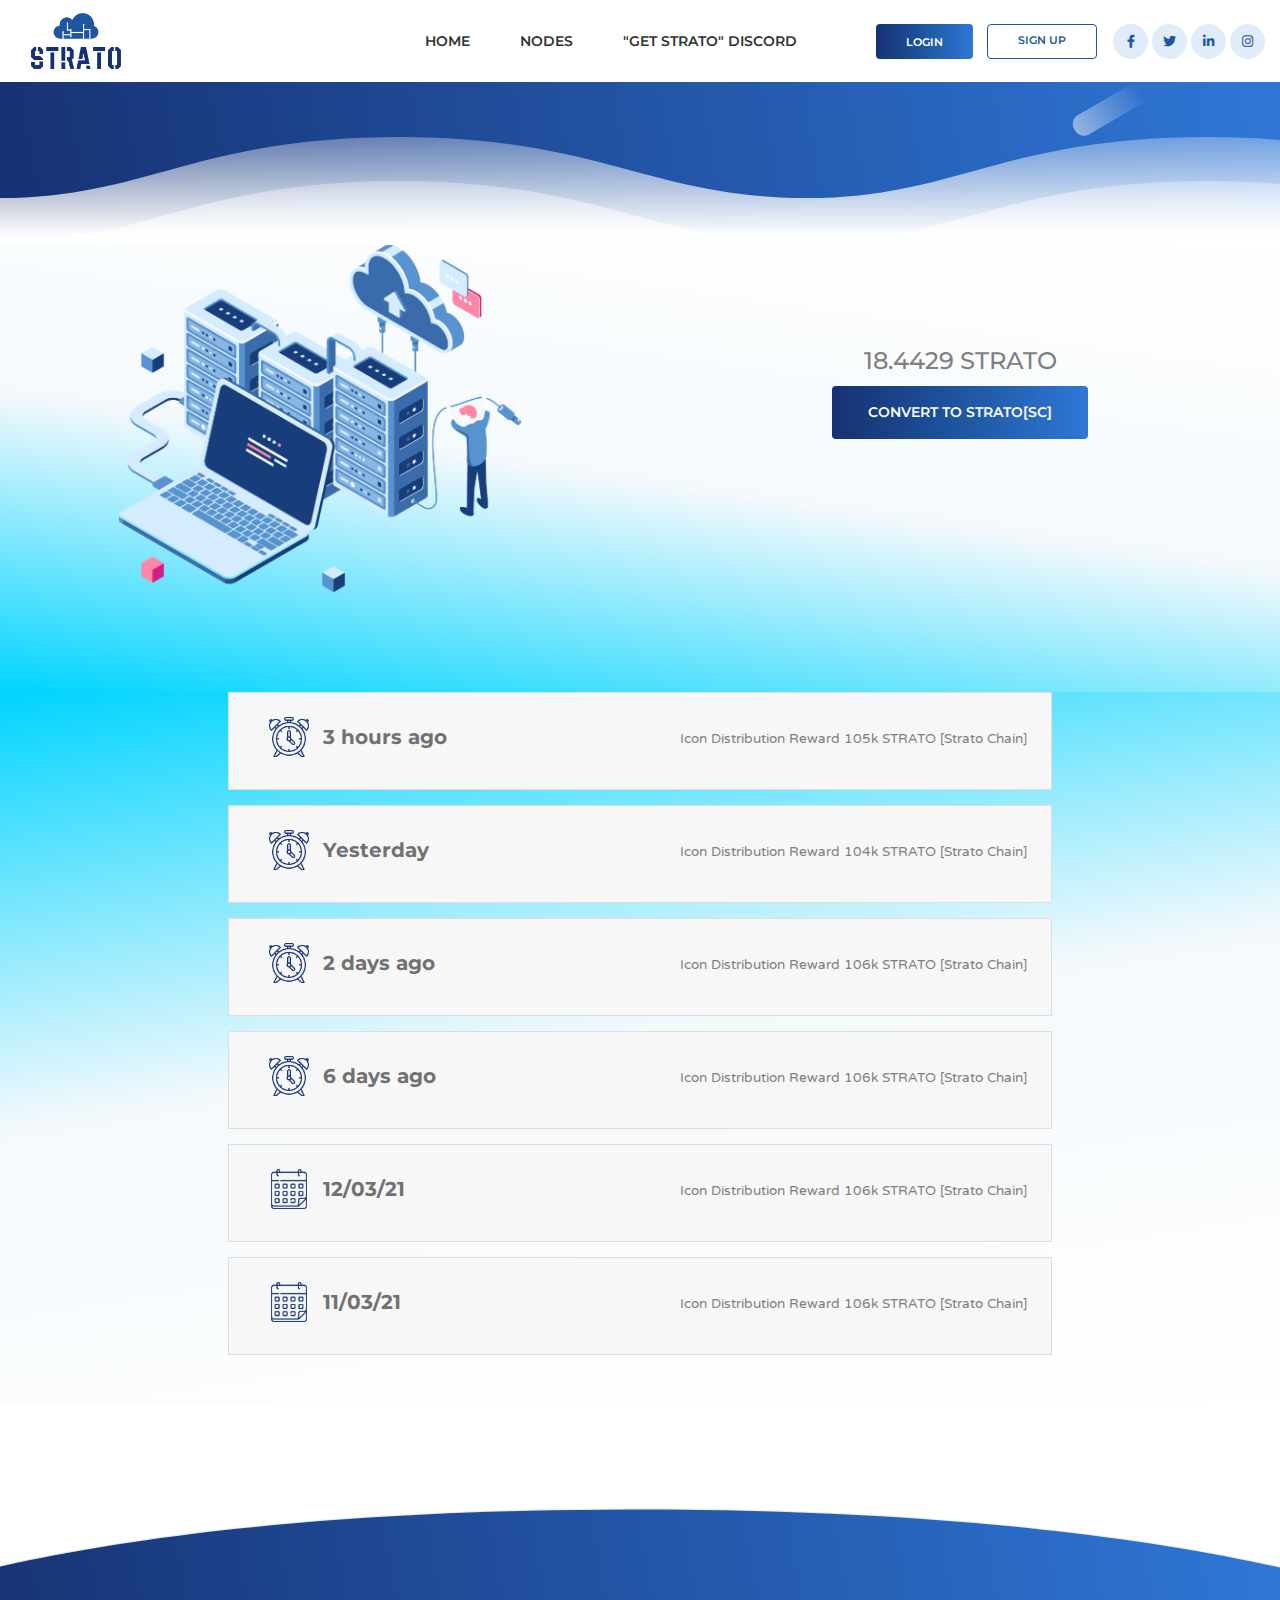
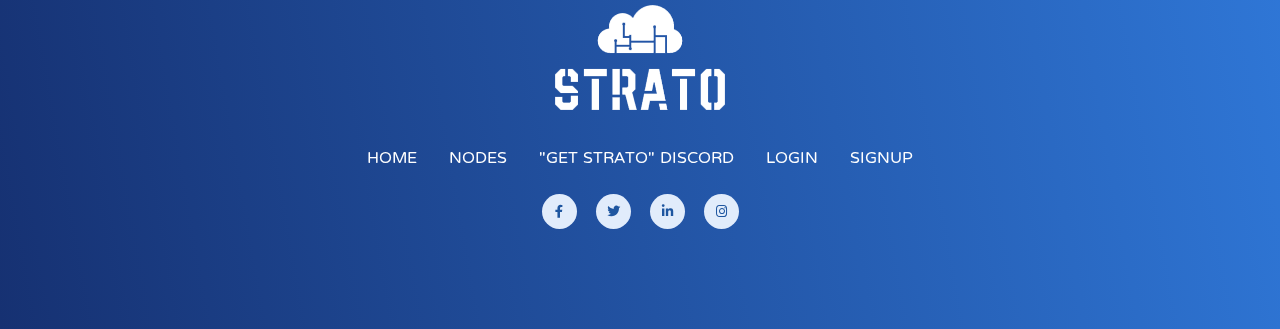
<file: history.html>
<!doctype html>
<html lang="en">
<head>
<!-- Required meta tags -->
<meta charset="utf-8">
<meta name="viewport" content="width=device-width, initial-scale=1, shrink-to-fit=no">
<!-- Bootstrap CSS -->
<link rel="stylesheet" href="https://maxcdn.bootstrapcdn.com/bootstrap/4.0.0/css/bootstrap.min.css">
<link rel="stylesheet" href="css/custom.css">
<link rel="stylesheet" href="css/owl.carousel.min.css">
<link rel="stylesheet" href="css/responsive.css">
<link rel="stylesheet" href="https://use.fontawesome.com/releases/v5.8.1/css/all.css">

<title>History::Strato</title>
</head>
<body>
<header class="custom-header">
  <div class="container">
    
    <div class="row">
      <div class="col-lg-8 align-self-center">
        <nav class="navbar navbar-expand-lg"> 
          <a class="navbar-brand" href="#">
            <img src="images/logo.png" alt="">
          </a>
          <ul class="header-button-wrap header-button-wrap-for-mobile">
            <li class="header-btn">
              <a href="#" class="btn custom-btn custom-btn-fill">Login</a>
            </li>
            <li class="header-btn">
              <a href="#" class="btn custom-btn custom-btn-outline">Sign Up</a>
            </li>
          </ul>
          <div class="navbar-header">
            <button type="button" class="navbar-toggle collapsed" data-toggle="collapse" data-target="#navbarSupportedContent" aria-expanded="false"> <span class="sr-only">Toggle navigation</span> <span class="icon-bar"></span> <span class="icon-bar"></span> <span class="icon-bar"></span> </button>
          </div>
          <div class="collapse navbar-collapse" id="navbarSupportedContent">
            <ul class="navbar-nav ml-auto">
              <li class="nav-item active"> <a class="nav-link" href="index.html">Home</a> </li>
              <li class="nav-item"> <a class="nav-link" href="strato-partner-nodes.html">Nodes</a> </li>
              <li class="nav-item"> <a class="nav-link" href="#">"Get STRATO" Discord</a> </li>
            </ul>
      
              <!-- <li class="nav-item"> <a class="nav-link" href="#">Login</a> </li>
              <li class="nav-item"> <a class="nav-link" href="#">Sign Up</a> </li>
              <li class="nav-item"> <a class="nav-link" href="#">Link</a> </li>
              <li class="nav-item"> <a class="nav-link" href="#">Link</a> </li> -->
           
          </div>
        </nav>
      </div>
      <div class="col-lg-4 align-self-center">
        <div class="header-right"> 
                <ul class="header-button-wrap">
                  <li class="header-btn">
                    <a href="#" class="btn custom-btn custom-btn-fill">Login</a>
                  </li>
                  <li class="header-btn">
                    <a href="#" class="btn custom-btn custom-btn-outline">Sign Up</a>
                  </li>
                </ul>
              <ul class="header-socials-wrap">
                <li class="header-social">
                  <a href="#" class="header-social-icon"><span><i class="fab fa-facebook-f"></i></span></a>
                </li>
                <li class="header-social">
                  <a href="#" class="header-social-icon"><span><i class="fab fa-twitter"></i></span></a>
                </li>
                <li class="header-social">
                  <a href="#" class="header-social-icon"><span><i class="fab fa-linkedin-in"></i></span></a>
                </li>
                <li class="header-social">
                  <a href="#" class="header-social-icon"><span><i class="fab fa-instagram"></i></span></a>
                </li>
              </ul>
        </div>
      </div>
    </div>
  </div>  
</header>

<!-- Buy Nodes banner -->
<section class="custom-banner buy-nodes-banner custom-pad">
    <div id="parallax-banner">
      <!-- this div for parallax effect-->
    </div>
    <div class="banner-top">
      <div class="container">
        <div class="row">
          <div class="col-lg-8 align-self-center">
            <div class="custom-banner-content">
                  <div class="main-heading">
                    <!-- <h1 class="text-center">History</h1>    -->
                  </div>
                  <div class="col-lg-4 text-center">
                    <nav aria-label="breadcrumb">
                        <ol class="breadcrumb">
                          <li class="breadcrumb-item m-0"><a href="index.html"><span><i class="fa fa-home" aria-hidden="true"></i>
                          </span>Home</a></li>
                          <li class="breadcrumb-item m-0 active" aria-current="page">History</li>
                        </ol>
                      </nav>
                  </div>                  
            </div>
          </div>          
        </div>
      </div>
    </div> 
    <div class="wave-area">
      <div class="wave"></div>
      <div class="wave"></div>
    </div>
</section>

 <section class="history custom-pad">
     <div class="history-top-wraper">
        <div class="container">
            <div class="row">
                <div class="col-lg-6 order-lg-1 order-1 align-self-center">
                   <div class="history-image">
                       <img src="images/history-image.png"  alt="">
                   </div>
                </div>
                <div class="col-lg-6 order-lg-2 order-2 align-self-center">
                   <div class="custom-heading-top history text-center">
                       <h4>18.4429 STRATO</h4>
                       <div class="convert-to-strato-btn">
                           <a href="#" class="cs-button custom-btn-fill" data-toggle="modal" data-target="#basicModal">Convert to STRATO[SC]</a>
                       </div>
                   </div>
                </div>
            </div>
        </div>
     </div>
         <div class="history-table">
            <div class="container">
                <div class="row">
                    <div class="col-lg-8 order-lg-2 order-2 align-self-center">
                        <div class="history-list-wrap">
                            <ul class="history-list">
                                <li class="history-item">
                                   <div class="history-item-about">
                                       <img class="history-item-img" src="images/clock.png" alt=""> 
                                    <span class="history-time">3 hours ago</span>
                                   </div>
                                    Icon Distribution Reward 105k STRATO [Strato Chain]
                                </li>
                                <li class="history-item">
                                   <div class="history-item-about">
                                       <img class="history-item-img" src="images/clock.png" alt="">
                                    <span class="history-time">Yesterday</span>
                                   </div>
                                    Icon Distribution Reward 104k STRATO [Strato Chain]
                                </li>
                                <li class="history-item">
                                   <div class="history-item-about">
                                       <img class="history-item-img" src="images/clock.png" alt="">
                                    <span class="history-time">2 days ago</span>
                                   </div>
                                    Icon Distribution Reward 106k STRATO [Strato Chain]
                                </li>
                                <li class="history-item">
                                   <div class="history-item-about">
                                       <img class="history-item-img" src="images/clock.png" alt="">
                                    <span class="history-time">6 days ago</span>
                                   </div>
                                    Icon Distribution Reward 106k STRATO [Strato Chain]
                                </li>
                                <li class="history-item">
                                   <div class="history-item-about">
                                       <img class="history-item-img" src="images/calendar.png" alt="">
                                    <span class="history-time">12/03/21</span>
                                   </div>
                                    Icon Distribution Reward 106k STRATO [Strato Chain]
                                </li>
                                <li class="history-item">
                                   <div class="history-item-about">
                                       <img class="history-item-img" src="images/calendar.png" alt="">
                                    <span class="history-time">11/03/21</span>
                                   </div>
                                    Icon Distribution Reward 106k STRATO [Strato Chain]
                                </li>
                            </ul>
                        </div>
                    </div>
                </div>
            </div>
         </div>
 </section> 

 <!-- basic modal -->
<div class="modal fade custom-modal" id="basicModal" tabindex="-1" role="dialog" aria-labelledby="basicModal" aria-hidden="true">
    <div class="modal-dialog">
      <div class="modal-content">
        <div class="modal-header">
          <h4 class="modal-title" id="myModalLabel">Convert to STRATO[SC]</h4>
          <button type="button" class="close" data-dismiss="modal" aria-label="Close">
            <span aria-hidden="true">&times;</span>
          </button>
        </div>
        <form>
          <div class="modal-body">        
            <div class="form-group">
              <label for="formGroupExampleInput">Amount</label>
              <input type="text" class="form-control" id="formGroupExampleInput" placeholder="Example input">
              <!-- <span class="inside-input-text">STRATO[GC]</span> -->
            </div>
            <div class="available-balance-content justify-content-end d-flex">
              <p>Available Balance : <span class="available-balance"></span>324,330</p>
              <button type="submit" class="btn custom-btn-fill">MAX</button>        
            </div>
          </div>
          <div class="modal-footer">
            <div class="form-group m-0">
              <label>Gas Fee</label>
            </div>
            <div class="slider-range">
              <input type="range" class="form-range" min="0" max="0.01" step="0.0011" id="customRange3"
                onchange="updateTextInput(this.value)">
              <label for="customRange3" class="form-label"><span id="rangeValEth">0.0044</span> ETH (US $<span
                  id="rangeValueUsd">23.42</span>)</label>
              <span class="range-text-left">Slower</span>
              <span class="range-text-right">Very Fast</span>
            </div>        
            <button type="button" class="cs-button custom-btn-fill m-0">Convert</button>
          </div>
        </form>        
      </div>
    </div>
  </div>

 

<footer class="custom-pad">
  <div class="footer-shape-top">
    <svg xmlns="http://www.w3.org/2000/svg" viewBox="0 0 1000 100" preserveAspectRatio="none">
      <path class="footer-shape-fill" d="M500,97C126.7,96.3,0.8,19.8,0,0v100l1000,0V1C1000,19.4,873.3,97.8,500,97z">
      </path>
    </svg>
  </div>
  <div class="container">
    <div class="row">
      <div class="col-lg-10">
        <div class="footer-logo">
          <img src="images/footer-logo.png" alt="">
        </div>
        <div class="footer-menu">
          <ul class="footer-menu-list text-center">
            <li class="footer-menu-item">
              <a class="footer-menu-link" href="#">Home</a>
            </li>
            <li class="footer-menu-item">
              <a class="footer-menu-link"  href="#">Nodes</a>
            </li>
            <li class="footer-menu-item">
              <a  class="footer-menu-link" href="#">"Get strato" discord</a>
            </li>
            <li class="footer-menu-item">
              <a class="footer-menu-link"  href="#"> login</a>
            </li>
            <li class="footer-menu-item">
              <a  class="footer-menu-link" href="#">Signup</a>
            </li>
          </ul>
        </div>
        <div class="footer-socials">
          <ul class="header-socials-wrap text-center">
            <li class="header-social">
              <a href="#" class="header-social-icon"><span><i class="fab fa-facebook-f"></i></span></a>
            </li>
            <li class="header-social">
              <a href="#" class="header-social-icon"><span><i class="fab fa-twitter"></i></span></a>
            </li>
            <li class="header-social">
              <a href="#" class="header-social-icon"><span><i class="fab fa-linkedin-in"></i></span></a>
            </li>
            <li class="header-social">
              <a href="#" class="header-social-icon"><span><i class="fab fa-instagram"></i></span></a>
            </li>
          </ul>
        </div>
      </div>
    </div>
  </div>
</footer>

<!-- Optional JavaScript --> 
<!-- jQuery first, then Popper.js, then Bootstrap JS --> 
<script src="js/jquery-min.js"></script> 
<script src="js/parallax.js"></script>
<script src="https://cdnjs.cloudflare.com/ajax/libs/popper.js/1.12.9/umd/popper.min.js"></script> 
<script src="https://maxcdn.bootstrapcdn.com/bootstrap/4.0.0/js/bootstrap.min.js"></script> 
<script src="js/owl.carousel.min.js"></script> 
<script src="js/custom.js"></script>
</body>
</html>
</file>
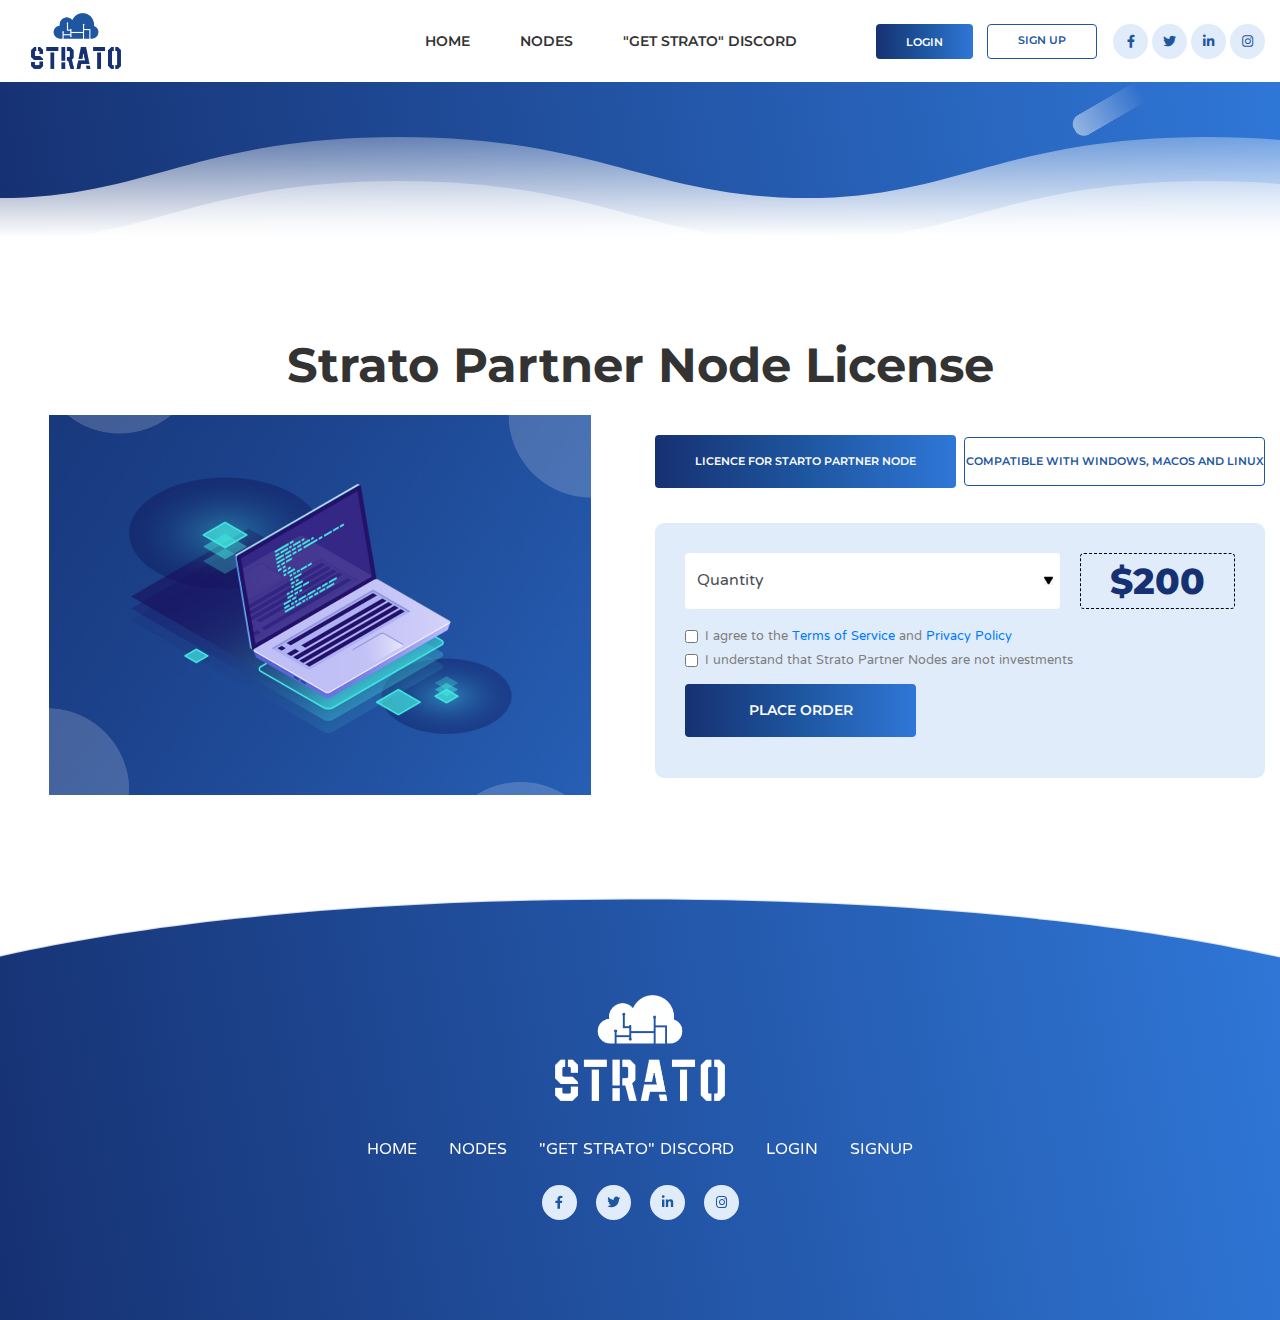
<file: strato-partner-node-license.html>
<!doctype html>
<html lang="en">
<head>
<!-- Required meta tags -->
<meta charset="utf-8">
<meta name="viewport" content="width=device-width, initial-scale=1, shrink-to-fit=no">
<!-- Bootstrap CSS -->
<link rel="stylesheet" href="https://maxcdn.bootstrapcdn.com/bootstrap/4.0.0/css/bootstrap.min.css">
<link rel="stylesheet" href="css/custom.css">
<link rel="stylesheet" href="css/owl.carousel.min.css">
<link rel="stylesheet" href="css/responsive.css">
<link rel="stylesheet" href="https://use.fontawesome.com/releases/v5.8.1/css/all.css">

<title>Strato Partner Node License::Strato</title>
</head>
<body>
<header class="custom-header">
  <div class="container">
    <div class="row">
      <div class="col-lg-8 align-self-center">
        <nav class="navbar navbar-expand-lg"> 
          <a class="navbar-brand" href="#">
            <img src="images/logo.png" alt="">
          </a>
          <ul class="header-button-wrap header-button-wrap-for-mobile">
            <li class="header-btn">
              <a href="#" class="btn custom-btn custom-btn-fill">Login</a>
            </li>
            <li class="header-btn">
              <a href="#" class="btn custom-btn custom-btn-outline">Sign Up</a>
            </li>
          </ul>
          <div class="navbar-header">
            <button type="button" class="navbar-toggle collapsed" data-toggle="collapse" data-target="#navbarSupportedContent" aria-expanded="false"> <span class="sr-only">Toggle navigation</span> <span class="icon-bar"></span> <span class="icon-bar"></span> <span class="icon-bar"></span> </button>
          </div>
          <div class="collapse navbar-collapse" id="navbarSupportedContent">
            <ul class="navbar-nav ml-auto">
              <li class="nav-item active"> <a class="nav-link" href="index.html">Home</a> </li>
              <li class="nav-item"> <a class="nav-link" href="strato-partner-nodes.html">Nodes</a> </li>
              <li class="nav-item"> <a class="nav-link" href="#">"Get STRATO" Discord</a> </li>
            </ul>
      
              <!-- <li class="nav-item"> <a class="nav-link" href="#">Login</a> </li>
              <li class="nav-item"> <a class="nav-link" href="#">Sign Up</a> </li>
              <li class="nav-item"> <a class="nav-link" href="#">Link</a> </li>
              <li class="nav-item"> <a class="nav-link" href="#">Link</a> </li> -->
           
          </div>
        </nav>
      </div>
      <div class="col-lg-4 align-self-center">
        <div class="header-right"> 
                <ul class="header-button-wrap">
                  <li class="header-btn">
                    <a href="#" class="btn custom-btn custom-btn-fill">Login</a>
                  </li>
                  <li class="header-btn">
                    <a href="#" class="btn custom-btn custom-btn-outline">Sign Up</a>
                  </li>
                </ul>
              <ul class="header-socials-wrap">
                <li class="header-social">
                  <a href="#" class="header-social-icon"><span><i class="fab fa-facebook-f"></i></span></a>
                </li>
                <li class="header-social">
                  <a href="#" class="header-social-icon"><span><i class="fab fa-twitter"></i></span></a>
                </li>
                <li class="header-social">
                  <a href="#" class="header-social-icon"><span><i class="fab fa-linkedin-in"></i></span></a>
                </li>
                <li class="header-social">
                  <a href="#" class="header-social-icon"><span><i class="fab fa-instagram"></i></span></a>
                </li>
              </ul>
        </div>
      </div>
    </div>
  </div>  
</header>

<!-- Buy Nodes banner -->
<section class="custom-banner buy-nodes-banner custom-pad">
    <div id="parallax-banner">
      <!-- this div for parallax effect-->
    </div>
    <div class="banner-top">
      <div class="container">
        <div class="row">
          <div class="col-lg-8 align-self-center">
            <div class="custom-banner-content">
                  <!-- <div class="main-heading">
                    <h1>Strato Partner Node License</h1>
                  </div> -->
                  <div class="col-lg-4 text-center">
                    <nav aria-label="breadcrumb">
                        <ol class="breadcrumb">
                          <li class="breadcrumb-item m-0"><a href="index.html"><span><i class="fa fa-home" aria-hidden="true"></i>
                          </span>Home</a></li>
                          <li class="breadcrumb-item m-0 active" aria-current="page">Nodes 2</li>
                        </ol>
                      </nav>
                  </div>
                  
            </div>
          </div>
          
        </div>
      </div>
    </div>
  
    
    <div class="wave-area">
      <div class="wave"></div>
      <div class="wave"></div>
    </div>
  </section>

<section class="partner-license custom-pad">
  <div class="container">
    <div class="row">
      <div class="col-lg-12">
        <div class="custom-heading">
          <h3>Strato Partner Node License</h3>
        </div>
      </div>
      <div class="col-lg-6">
        <div class="strato-node-image text-center">
          <img src="images/run-a-partner-bg.jpg" alt="">
        </div>
      </div>
      <div class="col-lg-6">
        <div class="cloud-storage-r-buttons">
          <div class="row">
            <div class="col-lg-6 col-md-6 pr-1  align-self-center">
              <div class="cs-download-starto text-center">
                <a href="#" class="cs-button custom-btn-fill">Licence for Starto Partner Node</a>
              </div>
            </div>
            <div class="col-lg-6 col-md-6  pl-1 align-self-center">
              <div class="cs-create-an-account text-center">

                <span href="#" class="cs-button custom-btn-outline">Compatible with Windows, MacOS and Linux</span>
              </div>
            </div>
          </div>
        </div>
        <div class="license-checkboxes">
          <form class="custom-license-form">
            <div class="input-group mb-3">
              <select class="custom-select" id="inputGroupSelect01">
                <option selected>Quantity</option>
                <option value="1">1</option>
                <option value="2">2</option>
                <option value="3">3</option>
              </select>
              <div class="custom-input-price">
                <label class="custom-input-group-text" for="inputGroupSelect01">$200</label>
              </div>
            </div>
            <div class="form-check">
              <input type="checkbox" class="form-check-input" id="exampleCheck1">
              <label class="form-check-label" for="exampleCheck1">I agree to the <a href="#">Terms of Service</a> and <a href="#">Privacy Policy</a> </label>
            </div>
            <div class="form-check">
              <input type="checkbox" class="form-check-input" id="exampleCheck1">
              <label class="form-check-label" for="exampleCheck1">I understand that Strato Partner Nodes are not investments</label>
            </div>
            <div class="row">
              <div class="col-lg-12 align-self-center text-left">
                <div class="cs-download-license text-left">
                  <a href="#" class="cs-button custom-btn-fill">Place Order</a>
                </div>
              </div>
            </div>
          </form>
        </div>
      </div>
    </div>
  </div>
</section> 

<footer class="custom-pad">
  <div class="footer-shape-top">
    <svg xmlns="http://www.w3.org/2000/svg" viewBox="0 0 1000 100" preserveAspectRatio="none">
      <path class="footer-shape-fill" d="M500,97C126.7,96.3,0.8,19.8,0,0v100l1000,0V1C1000,19.4,873.3,97.8,500,97z">
      </path>
    </svg>
  </div>
  <div class="container">
    <div class="row">
      <div class="col-lg-10">
        <div class="footer-logo">
          <img src="images/footer-logo.png" alt="">
        </div>
        <div class="footer-menu">
          <ul class="footer-menu-list text-center">
            <li class="footer-menu-item">
              <a class="footer-menu-link" href="#">Home</a>
            </li>
            <li class="footer-menu-item">
              <a class="footer-menu-link"  href="#">Nodes</a>
            </li>
            <li class="footer-menu-item">
              <a  class="footer-menu-link" href="#">"Get strato" discord</a>
            </li>
            <li class="footer-menu-item">
              <a class="footer-menu-link"  href="#"> login</a>
            </li>
            <li class="footer-menu-item">
              <a  class="footer-menu-link" href="#">Signup</a>
            </li>
          </ul>
        </div>
        <div class="footer-socials">
          <ul class="header-socials-wrap text-center">
            <li class="header-social">
              <a href="#" class="header-social-icon"><span><i class="fab fa-facebook-f"></i></span></a>
            </li>
            <li class="header-social">
              <a href="#" class="header-social-icon"><span><i class="fab fa-twitter"></i></span></a>
            </li>
            <li class="header-social">
              <a href="#" class="header-social-icon"><span><i class="fab fa-linkedin-in"></i></span></a>
            </li>
            <li class="header-social">
              <a href="#" class="header-social-icon"><span><i class="fab fa-instagram"></i></span></a>
            </li>
          </ul>
        </div>
      </div>
    </div>
  </div>
</footer>

<!-- Optional JavaScript --> 
<!-- jQuery first, then Popper.js, then Bootstrap JS --> 
<script src="js/jquery-min.js"></script> 
<script src="js/parallax.js"></script>
<script src="https://cdnjs.cloudflare.com/ajax/libs/popper.js/1.12.9/umd/popper.min.js"></script> 
<script src="https://maxcdn.bootstrapcdn.com/bootstrap/4.0.0/js/bootstrap.min.js"></script> 
<script src="js/owl.carousel.min.js"></script> 
<script src="js/custom.js"></script>
</body>
</html>
</file>
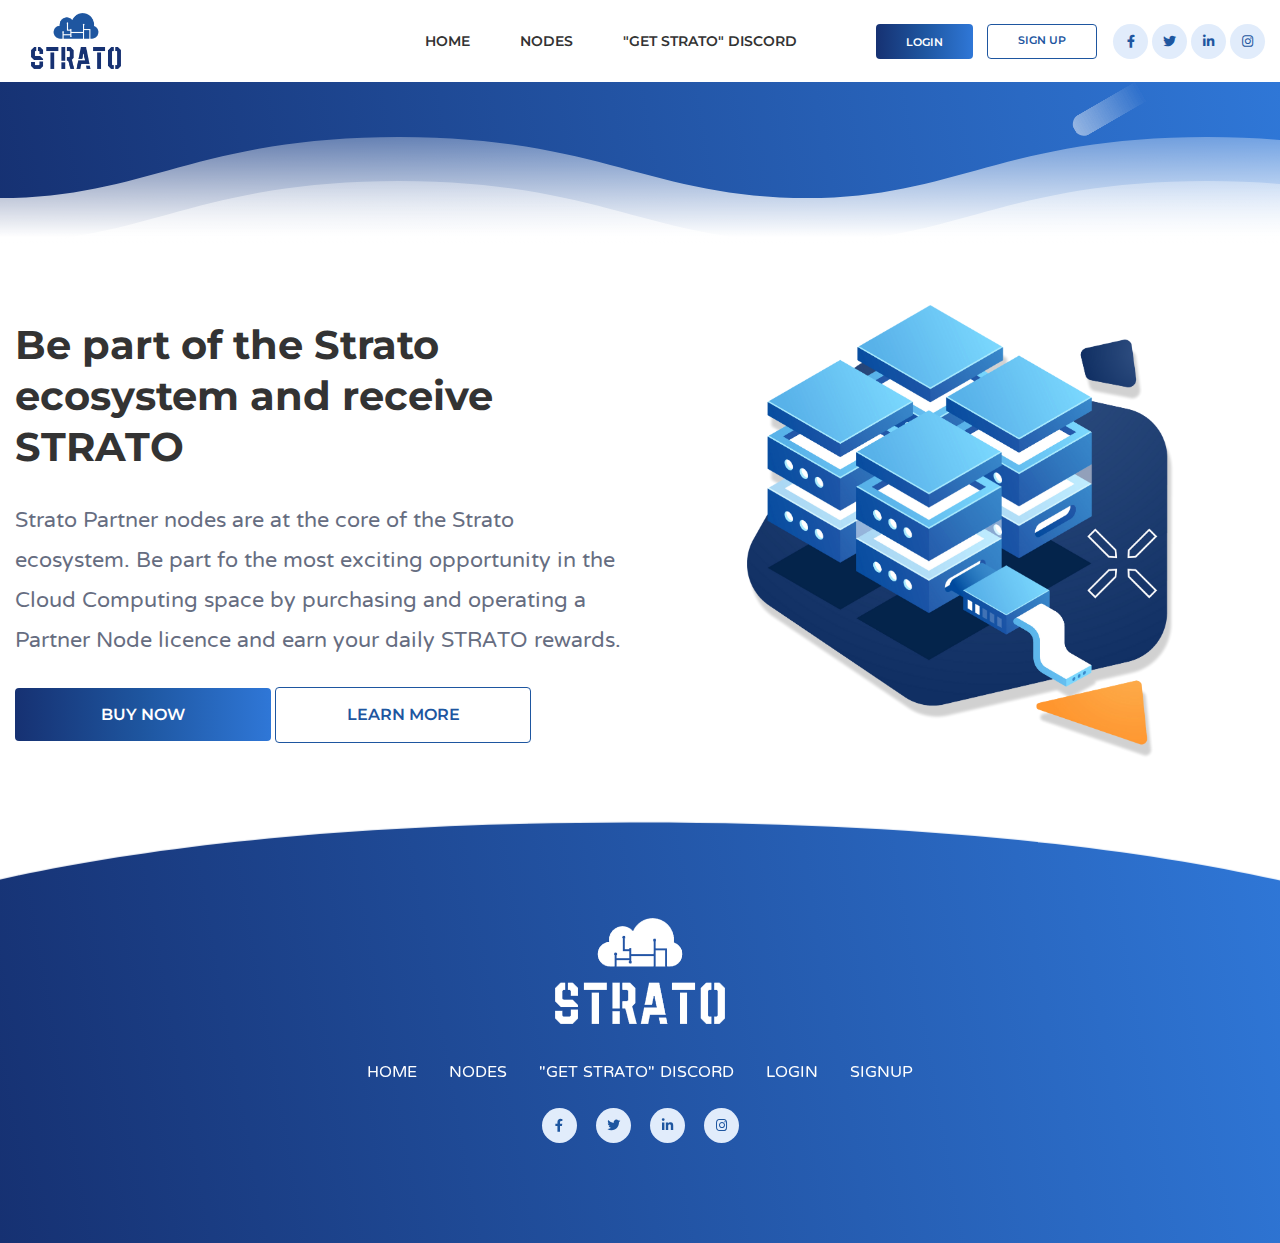
<file: strato-partner-nodes.html>
<!doctype html>
<html lang="en">
<head>
<!-- Required meta tags -->
<meta charset="utf-8">
<meta name="viewport" content="width=device-width, initial-scale=1, shrink-to-fit=no">
<!-- Bootstrap CSS -->
<link rel="stylesheet" href="https://maxcdn.bootstrapcdn.com/bootstrap/4.0.0/css/bootstrap.min.css">
<link rel="stylesheet" href="css/custom.css">
<link rel="stylesheet" href="css/owl.carousel.min.css">
<link rel="stylesheet" href="css/responsive.css">
<link rel="stylesheet" href="https://use.fontawesome.com/releases/v5.8.1/css/all.css">

<title>Strato Partner Nodes::Strato</title>
</head>
<body>
<header class="custom-header">
  <div class="container">
    <div class="row">
      <div class="col-lg-8 align-self-center">
        <nav class="navbar navbar-expand-lg"> 
          <a class="navbar-brand" href="#">
            <img src="images/logo.png" alt="">
          </a>
          <ul class="header-button-wrap header-button-wrap-for-mobile">
            <li class="header-btn">
              <a href="#" class="btn custom-btn custom-btn-fill">Login</a>
            </li>
            <li class="header-btn">
              <a href="#" class="btn custom-btn custom-btn-outline">Sign Up</a>
            </li>
          </ul>
          <div class="navbar-header">
            <button type="button" class="navbar-toggle collapsed" data-toggle="collapse" data-target="#navbarSupportedContent" aria-expanded="false"> <span class="sr-only">Toggle navigation</span> <span class="icon-bar"></span> <span class="icon-bar"></span> <span class="icon-bar"></span> </button>
          </div>
          <div class="collapse navbar-collapse" id="navbarSupportedContent">
            <ul class="navbar-nav ml-auto">
              <li class="nav-item active"> <a class="nav-link" href="index.html">Home</a> </li>
              <li class="nav-item"> <a class="nav-link" href="strato-partner-nodes.html">Nodes</a> </li>
              <li class="nav-item"> <a class="nav-link" href="#">"Get STRATO" Discord</a> </li>
            </ul>
      
              <!-- <li class="nav-item"> <a class="nav-link" href="#">Login</a> </li>
              <li class="nav-item"> <a class="nav-link" href="#">Sign Up</a> </li>
              <li class="nav-item"> <a class="nav-link" href="#">Link</a> </li>
              <li class="nav-item"> <a class="nav-link" href="#">Link</a> </li> -->
           
          </div>
        </nav>
      </div>
      <div class="col-lg-4 align-self-center">
        <div class="header-right"> 
                <ul class="header-button-wrap">
                  <li class="header-btn">
                    <a href="#" class="btn custom-btn custom-btn-fill">Login</a>
                  </li>
                  <li class="header-btn">
                    <a href="#" class="btn custom-btn custom-btn-outline">Sign Up</a>
                  </li>
                </ul>
              <ul class="header-socials-wrap">
                <li class="header-social">
                  <a href="#" class="header-social-icon"><span><i class="fab fa-facebook-f"></i></span></a>
                </li>
                <li class="header-social">
                  <a href="#" class="header-social-icon"><span><i class="fab fa-twitter"></i></span></a>
                </li>
                <li class="header-social">
                  <a href="#" class="header-social-icon"><span><i class="fab fa-linkedin-in"></i></span></a>
                </li>
                <li class="header-social">
                  <a href="#" class="header-social-icon"><span><i class="fab fa-instagram"></i></span></a>
                </li>
              </ul>
        </div>
      </div>
    </div>
  </div>  
</header>

<!-- Buy Nodes banner -->
<section class="custom-banner buy-nodes-banner custom-pad">
    <div id="parallax-banner">
      <!-- this div for parallax effect-->
    </div>
    <div class="banner-top">
      <div class="container">
        <div class="row">
          <div class="col-lg-8 align-self-center">
            <div class="custom-banner-content">
                  <div class="main-heading">
                    <!-- <h1>Strato Partner Node</h1> -->
                     
                  </div>
                  <div class="col-lg-4 text-center">
                    <nav aria-label="breadcrumb">
                        <ol class="breadcrumb">
                          <li class="breadcrumb-item m-0"><a href="index.html"><span><i class="fa fa-home" aria-hidden="true"></i>
                          </span>Home</a></li>
                          <li class="breadcrumb-item m-0 active" aria-current="page">Nodes 2</li>
                        </ol>
                      </nav>
                  </div>
                  
            </div>
          </div>
          
        </div>
      </div>
    </div>
  
    
    <div class="wave-area">
      <div class="wave"></div>
      <div class="wave"></div>
    </div>
  </section>

 <section class="buy-nodes custom-pad">
     <div class="container">
         <div class="row">
             <div class="col-lg-6 order-lg-1 order-2 align-self-center">
                 <div class="custom-heading">
                     <h3>Be part of the Strato ecosystem and receive STRATO</h3>
                     <p>Strato Partner nodes are at the core of the Strato ecosystem. Be part fo the most exciting opportunity in the Cloud Computing space by purchasing and operating a Partner Node licence and earn your daily STRATO rewards.</p>
                 </div>
                 <div class="bn-buy-now-starto">
                    <a href="#" class="cs-button custom-btn-fill">Buy Now</a>
                    <a href="#" class="cs-button custom-btn-outline">Learn More</a>
                  </div>
             </div>
             <div class="col-lg-6 order-lg-2 order-1 align-self-center">
                <div class="buy-nodes-img text-center">
                    <img src="images/node-page-1-img.png" alt="">
                </div>
             </div>
         </div>
     </div>
 </section> 

<footer class="custom-pad">
  <div class="footer-shape-top">
    <svg xmlns="http://www.w3.org/2000/svg" viewBox="0 0 1000 100" preserveAspectRatio="none">
      <path class="footer-shape-fill" d="M500,97C126.7,96.3,0.8,19.8,0,0v100l1000,0V1C1000,19.4,873.3,97.8,500,97z">
      </path>
    </svg>
  </div>
  <div class="container">
    <div class="row">
      <div class="col-lg-10">
        <div class="footer-logo">
          <img src="images/footer-logo.png" alt="">
        </div>
        <div class="footer-menu">
          <ul class="footer-menu-list text-center">
            <li class="footer-menu-item">
              <a class="footer-menu-link" href="#">Home</a>
            </li>
            <li class="footer-menu-item">
              <a class="footer-menu-link"  href="#">Nodes</a>
            </li>
            <li class="footer-menu-item">
              <a  class="footer-menu-link" href="#">"Get strato" discord</a>
            </li>
            <li class="footer-menu-item">
              <a class="footer-menu-link"  href="#"> login</a>
            </li>
            <li class="footer-menu-item">
              <a  class="footer-menu-link" href="#">Signup</a>
            </li>
          </ul>
        </div>
        <div class="footer-socials">
          <ul class="header-socials-wrap text-center">
            <li class="header-social">
              <a href="#" class="header-social-icon"><span><i class="fab fa-facebook-f"></i></span></a>
            </li>
            <li class="header-social">
              <a href="#" class="header-social-icon"><span><i class="fab fa-twitter"></i></span></a>
            </li>
            <li class="header-social">
              <a href="#" class="header-social-icon"><span><i class="fab fa-linkedin-in"></i></span></a>
            </li>
            <li class="header-social">
              <a href="#" class="header-social-icon"><span><i class="fab fa-instagram"></i></span></a>
            </li>
          </ul>
        </div>
      </div>
    </div>
  </div>
</footer>

<!-- Optional JavaScript --> 
<!-- jQuery first, then Popper.js, then Bootstrap JS --> 
<script src="js/jquery-min.js"></script> 
<script src="js/parallax.js"></script>
<script src="https://cdnjs.cloudflare.com/ajax/libs/popper.js/1.12.9/umd/popper.min.js"></script> 
<script src="https://maxcdn.bootstrapcdn.com/bootstrap/4.0.0/js/bootstrap.min.js"></script> 
<script src="js/owl.carousel.min.js"></script> 
<script src="js/custom.js"></script>
</body>
</html>
</file>
<file: css/custom.css>
@charset "utf-8";

@import url('https://fonts.googleapis.com/css2?family=Montserrat:ital,wght@0,100;0,200;0,300;0,400;0,500;0,600;0,700;0,800;0,900;1,100;1,200;1,300;1,400;1,500;1,600;1,700;1,800;1,900&family=NTR&display=swap');
/* CSS Document */

/* CUSTOM VARIABLES SWAGATA */
:root	{
	--light-blue-shade: #e1ecfb;
	--lighter-blue: #1e56a0;
	--dark-blue: #163172;
}
/* CUSTOM VARIABLES SWAGATA */
/* 
    font-family: 'Montserrat', sans-serif;

    font-family: 'NTR', sans-serif; */

*{
	padding: 0;
	margin: 0 auto;
}
ul {
	margin: 0;
	padding: 0;
}
li {
	list-style: none;
}
a:focus, a:hover {
	outline: none;
}
a {
	-webkit-transition: all 0.3s ease-in-out;
	-moz-transition: all 0.3s ease-in-out;
	-ms-transition: all 0.3s ease-in-out;
	-o-transition: all 0.3s ease-in-out;
	transition: all 0.3s ease-in-out;
}
a:hover {
	text-decoration: none;
}
p {
	margin: 0;
	padding: 0;
	font-size: 14px;
	color: #666d81;
	line-height: 40px;
	font-weight: 400;
}
body {
	font-family: 'NTR', sans-serif;
	font-size: 16px;
	color: #7f7f7f;
}
h1, h2, h3, h4, h5, h6 {
	font-family: 'Montserrat', sans-serif;
	margin-bottom: 0;
}



/* ################################ CUSTOM CLASSES ################################ */

.custom-pad {
	padding:100px 0;
}
.custom-btn {	
	margin: 5px;
	text-align: center;
	border: none;
	border-radius: 4px;
	font-size: 11px;
	padding: 7px 30px;
	text-transform: uppercase;
	font-weight: 600;
	font-family: 'Montserrat', sans-serif;
	height: 35px;
	transition: all 0.6s ease-in-out;
}
.custom-btn-fill {
background: linear-gradient(to right, #163172, #1e56a0, #2F77D7);
color: #fff;
line-height: 23px;
transition: all 1s ease-in-out;
}
.custom-btn-fill:hover{
	color: #fff;
}
.custom-btn-outline {
border: 1px solid;
border-color: var(--lighter-blue);
color: var(--lighter-blue);
}

/* ################################ CUSTOM CLASSES ################################ */

/*
        font-family: 'Exo', sans-serif;

    font-family: 'Libre Baskerville', serif;
*/

.container{
	width: 100%;
	max-width: 1400px;
}


.dp-btn{
	font-family: 'Montserrat', sans-serif;
}

/*=+=+=+=+=+=+=+=+=+=+=+=+=+=+=+=+=+=+=+=+=+=+=+=+=+=+dp-toggle-nav-css-start=+=+=+=+=+=+=+=+=+=+=+=+=+=+=+=+=+=+=+=+=+=+=+=+=+=+*/

.navbar-default .navbar-toggle .icon-bar {
    background-color: #fff;
}


.navbar-toggle .icon-bar {
    display: block;
    width: 22px;
    height: 2px;
    border-radius: 1px;
}

.navbar-default .navbar-toggle .icon-bar {
    background-color: #fff;
}
.navbar-default .navbar-toggle {
    border-color: #5f4b8b;
    background: #5f4b8b;
    outline: none;
}

.navbar-toggle {
    position: relative;
    float: right;
    padding: 9px 10px;
    margin-top: 8px;
    margin-right: 15px;
    margin-bottom: 8px;
    background-color: transparent;
    background-image: none;
    border: 1px solid transparent;
    border-radius: 4px;
}
.navbar-toggle .icon-bar {
    display: block;
    width: 22px;
    height: 2px;
    border-radius: 1px;
}
.navbar-toggle .icon-bar+.icon-bar {
    margin-top: 4px;
}
.navbar-toggle .icon-bar+.icon-bar {
    margin-top: 4px;
}
.navbar-header{
	display:none;
}


/* ############################## HEADER+BANNER Start SWAGATA 16.03.2022 ############################## */

.navbar-brand img {
	height: 56px;
  }
  .navbar-nav .nav-item {
	margin: 0 25px;
	position: relative;	
  }
  .navbar-nav .nav-item .nav-link {
	font-family: 'Montserrat', sans-serif;
	font-size: 14px;
	line-height: 35px;
	color: #333;
	font-weight: 600;
	padding: 0;
	text-transform: uppercase;
  }

  .navbar-nav .nav-item::before {
	content: '';
	position: absolute;
	width: 0;
	height: 5px;
	background-color: var(--lighter-blue);
	bottom: 0;
	left: 0;
	right: 0;
	margin: 0 auto;
	transition: all 0.5s ease-in-out;
  }
  .navbar-nav .nav-item:hover::before	{
	  width: 100%;

  }
  .header-right ul {
	display: inline-block;
	vertical-align: middle;
  }
  .header-button-wrap .header-btn, .header-socials-wrap .header-social {
	display: inline-block;
  }
  .header-right .header-socials-wrap {
	width: 40%;
	text-align: right;
  }
  .header-button-wrap {
	width: 59%;
	text-align: right;
  }
  .header-socials-wrap .header-social .header-social-icon span {
	width: 35px;
	display: inline-block;
	height: 35px;
	background-color: #e1ecfb;
	border-radius: 50%;
	text-align: center;
  }
  .header-socials-wrap .header-social .header-social-icon span i {
	line-height: 36px;
	font-size: 13px;
	color: var(--lighter-blue);
  }
  .custom-banner	{
	  position: relative;
	  overflow: hidden;
	  z-index: 9;
	  background-color: transparent;
	  background-image: linear-gradient(80deg,#163172 0%,#2F77D7 100%);
  }
  #parallax-banner{
	position: absolute;
	background-image: url(../images/bg-overlay-home1.png);
	top: 0;
	left: 0;
	width: 100%;
	height: 100%;
	background-repeat: repeat;
	background-position: top center;
}
.custom-banner.custom-pad {
	padding: 210px 0 236px 0;
  }
  .banner-right-image {
	position: relative;
  }
  @keyframes pulse {
	0% {
	  transform: scale(0.9);
	  box-shadow: 0px 1px 0px 3px #a8c9fd5d, 0px 0px 0px 0px #bddffa50;
	}
	30% {
	  box-shadow: 0px 1px 0px 3px #a8c9fd5d, 0px 0px 0px 15px #bddffa50;
	}
	70% {
	  box-shadow: 0px 1px 0px 3px #a8c9fd5d, 0px 0px 0px 20px #bddffa10;
	}
	100% {
	  transform: scale(1);
	  box-shadow: 1px 1px 3px 1px #a8c9fd5d, 0px 0px 0px 25px transparent;
	}
  }
  .dp-circle {
	  font-weight: bold;
	  letter-spacing: 0.1rem;
	  width: 9px;
	  height: 9px;
	  border-radius: 50%;
	  background: var(--light-blue-shade);
	  display: flex;
	  justify-content: center;
	  align-items: center;
	  color: #1D1F20;
	  animation: 1.5s linear 0s infinite normal pulse;
	  position: absolute;
	  /* left: 0;
	  top: 0px; */
  }
  .dp-circle-1 {
	left: 5%;
	top: 6%;
  }
  .dp-circle-2 {
	left: 28%;
	top: 19%;
  }
  .dp-circle-3	{
	left: 30%;
	top: 59%;
  }
  .dp-circle-4	{
	left: 57%;
	top: 47%;
  }
  .dp-circle-5	{
	left: 67%;
	top: 15%;
  }
  .dp-circle-6	{
	left: 83%;
	top: 36%;
  }
  .dp-circle-7	{
	left: 90%;
	top: 10%;
  }
  .dp-circle-8	{
	left: 100%;
	top: 76%;
  }
  .banner-right-image img {
	width: 120%;
	margin-top: -30px;
  }
  .main-heading h1 {
	font-size: 34px;
	font-weight: 800;
	color: #fff;
	text-transform: capitalize;
  }
  .main-heading p {
	font-size: 22px;
	font-weight: 400;
	color: #fff;
	line-height: 33px;
	margin-top: 20px;
  }
  .header-button-wrap-for-mobile {display: none; }
  .custom-banner-botton .custom-btn {
	margin: 0;
	font-size: 18px;
	padding: 8px 30px;
	height: 47px;
	position: relative;
	background-color: #fff;
	box-shadow: 4px -4px 10px rgba(238, 248, 255, 0.64);
  }
  .banner-btn span {
	position: absolute;
	width: 35px;
	height: 35px;
	background: linear-gradient(to right, #163172, #1e56a0, #2F77D7);
	color: var(--light-blue-shade);
	right: 6px;
	top: 5px;
	text-align: center;
	border-radius: 50%;
  }
  .banner-btn span i {
	font-size: 14px;
	line-height: 32px;
  }
  .custom-banner-botton .custom-btn-outline	{
	border: 1px solid	#fff;
	color: var(--lighter-blue);
  }
  .wave-area {
	height: 5%;
	width: 100%;
	position: absolute;
	bottom: 0;
	left: 0;
	background: white;
	z-index: 1;
  }
  
  .wave {
	background: url("../images/wave.svg") repeat-x;
	position: absolute;
	top: -100px;
	width: 6400px;
	height: 100px;
	animation: wave 35s cubic-bezier(0.36, 0.45, 0.63, 0.53) infinite;
	transform: translate3d(0, 0, 0);
  }
  
  .wave:nth-of-type(2) {
	top: -56px;
	animation: wave 20s cubic-bezier(0.36, 0.45, 0.63, 0.53) -0.125s infinite,
	  swell 7s ease -1.25s infinite;
	opacity: 1;
  }
  
  @keyframes wave {
	0% {
	  margin-left: 0;
	}
	100% {
	  margin-left: -1600px;
	}
  }
  
  @keyframes swell {
	0%,
	100% {
	  transform: translate3d(0, -45px, 0);
	}
	50% {
	  transform: translate3d(0, 5px, 0);
	}
  }

/* ############################## HEADER+BANNER START SWAGATA 16.03.2022 ############################## */

/* ############################## CLOUD STORAGE SWAGATA 17.03.2022 ############################## */
.custom-heading h3 {
  text-align: center;
  font-size: 48px;
  font-weight: 700;
  color: #333;
  line-height: 40px;
  margin-bottom: 30px;
}
  .cloud-storage-r-heading h4 {
	font-weight: 700;
	color: #424242;
	font-size: 26px;
	line-height: 50px;
	text-transform: capitalize;
  }
.cloud-storage-sb	{
	position: relative;
}
.cloud-storage-sb::after {
	position: absolute;
	content: '';
	background-image: url(../images/drag-n-drop-bg-captcha.png);
	top: 0;
	right: 0;
	width: 300px;
	height: 100%;
	background-size: contain;
	background-position: center right;
	background-repeat: no-repeat;
	z-index: -9;
  }

.cloud-storage-left img	{
	width: 100%;
}
.cloud-storage-right {
	position: relative;
  }
.cloud-storage-r-buttons {
	margin-top: 20px;
  }
  .cloud-storage-r-buttons .cs-button {
	font-size: 11px;
  }
.cs-button {
	width: 100%;
	display: inline-block;
	padding: 15px 0;
	border-radius: 4px;
	font-size: 14px;
	text-transform: uppercase;
	font-weight: 600;
	font-family: 'Montserrat', sans-serif;
  }

.cs-upload-box	{
	position: relative;
}
.custom_upload{
	width: 100%;
}
.custom_upload label {
	margin-bottom: 0;
  }
.custom_upload label input[type="file"]{
	position: absolute;
	top: 0;
	left: 0;
	opacity: 0;
}

/* Drag and Drop Box */
.cloud-storage-r-box form{
	/* width: 500px;
	height: 200px; */
	width: 100%;
	
  }
  .cs-upload-box-wrap {
	border: 2px dashed #000;
	margin-top: 20px;
	padding: 90px 10px;
	border-radius: 4px;
  }
  .cloud-storage-r-box form p, .custom_upload label span{
	width: 100%;
	text-align: center;
	font-size: 19px;
	line-height: 24px;
	color: #606060;
	text-transform: capitalize;
  }
  .cloud-storage-r-box form p .drag-n-drop-icon {
	display: block;
	margin-bottom: 15px;
  }
  .cloud-storage-r-box form input{
	position: absolute;
	margin: 0;
	padding: 0;
	width: 100%;
	height: 100%;
	outline: none;
	opacity: 0;
  }
  .cloud-storage-r-box form button{
	border: none;
	margin-top: 20px;
	border-radius: 4px;
	/* border-bottom: 4px solid #117A60; */
	transition: all .2s ease;
	outline: none;
  }
  .cloud-storage-r-box form button:hover{
	background: #149174;
	  color: #0C5645;
  }
  .cloud-storage-r-box form button:active{
	border:0;
  }
  /* Drag and Drop Box */

/* ############################## CLOUD STORAGE SWAGATA 17.03.2022 ############################## */


/* ############################## run-a-partner Saraswata 17.03.2022 start ############################## */
.run-a-partner.custom-pad { padding-top: 0 !important;}
.run-a-part-mid img{
	  width: 100%;
	  border-radius: 10px;
  }
  .run-a-part-box{
	  border-radius: 10px;
	  border: 1px solid #007BFC;
	  text-align: center;
  }
  .run-a-part-box-icn{
	  padding: 45px 30px;
  }
  .run-a-part-box-icn img{
	  width: 70px;
	  height: 70px;
  }
  .run-a-part-box-btn {
	font-family: 'Montserrat',sans-serif;
	font-weight: 600;
	font-size: 22px;
	line-height: 28px;
	margin-top: -41px;
	padding: 20px 8px 45px 8px;
  }
  .run-a-part-box-btn a{
	  color: #333;
	  text-transform: uppercase;
  }
  .run-a-part-mid-content{
	  text-align: center;
	  font-family: 'Montserrat',sans-serif;
	  font-weight: 600;
	  font-size: 40px;
	  width: 100%;
	  padding: 20px 0px;
  }

/* ############################## run-a-partner Saraswata 17.03.2022 end ############################## */

footer {
	position: relative;
	background-image: linear-gradient(80deg,#163172 0%,#2F77D7 100%);
}
.footer-shape-top {
	top: -1px;
	overflow: hidden;
	position: absolute;
	left: 0;
	width: 100%;
	line-height: 0;
	direction: ltr;
  }
  .footer-shape-top {
	-webkit-transform: rotate(180deg);
	-ms-transform: rotate(180deg);
	transform: rotate(180deg);
  }
  .footer-shape-top svg {
	display: block;
	width: -webkit-calc(100% + 1.3px);
	width: calc(100% + 1.3px);
	position: relative;
	left: 50%;
	-webkit-transform: translateX(-50%);
	-ms-transform: translateX(-50%);
	transform: translateX(-50%);
	width: calc(142% + 1.3px);
  }
  .footer-shape-fill {
	fill: #fff;
	-webkit-transform-origin: center;
	-ms-transform-origin: center;
	transform-origin: center;
	-webkit-transform: rotateY(0deg);
	transform: rotateY(0deg);
  }
  .footer-logo img {
	width: 170px;
  }
  .footer-logo {
	  text-align: center;
  }
  .footer-menu {
	padding: 34px 10px 20px;
  }
  .footer-menu-item{
	  display: inline-block;
  }
  .footer-menu .footer-menu-item .footer-menu-link {
	display: block;
	margin: 0 14px;
	color: #fff;
	font-size: 20px;
	text-transform: uppercase;
  }
  .footer-socials .header-social:not(:last-child) {
	padding-right: 15px;
  }


/*=+=+=+=+=+=+=+=+=+=+=+=+=+=+=+=+=+=+=+=+=+=+=+=+=+=+sb-inner-page-css-start=+=+=+=+=+=+=+=+=+=+=+=+=+=+=+=+=+=+=+=+=+=+=+=+=+=+*/
.custom-banner.buy-nodes-banner.custom-pad {
  padding: 22px 0 140px 0;
}
.buy-nodes-banner .breadcrumb	{
	background-color: transparent;
}
.buy-nodes-banner .breadcrumb-item {
	font-size: 24px;
  }
  .buy-nodes-banner  .breadcrumb-item a {
	color: var(--light-blue-shade);
  }
  .buy-nodes-banner  .breadcrumb-item.active {
	  color: #9fc6f8;
  }
  .buy-nodes-banner  .breadcrumb-item + .breadcrumb-item::before	{
	  content: '>';
	  color: var(--light-blue-shade);
  }

  .buy-nodes.custom-pad	{
	  padding-block: 60px;
  }
  .buy-nodes .custom-heading h3 {
	text-align: left;
	font-size: 40px;
	line-height: 51px;
  }
  .buy-nodes .custom-heading p {
	font-size: 27px;
	margin-bottom: 25px;
  }
  .buy-nodes .cs-button {
	  width: 42%;
	  font-size: 16px;
	  text-align: center;
	}
  .buy-nodes .buy-nodes-img img {
	width: 70%;
  }



/* ############################## inner-strato-partner-license @sb 21.03.2022 ############################## */
nav[aria-label="breadcrumb"]	{
	display: inline-block;
}

.strato-node-image img {
	width: 89%;
  }
  .license-checkboxes {
	margin-top: 35px;
	background-color: var(--light-blue-shade);
	padding: 30px;
	border-radius: 9px;
  }
  .cs-download-license {
	margin-block: 11px;
  }
  
  .cs-download-license .cs-button {
	width: 42%;
	text-align: center;
  }
  .custom-license-form .input-group	{
	  /* flex-direction: column; */
  }
  .custom-license-form .input-group > .custom-select {
	font-size: 20px;
	height: auto;
	background-color: #fff;
	background-image: url(../images/inner-dropdown-arrow.png);
	background-size: contain;
	background-repeat: no-repeat;
	background-position: 98% center;
	background-size: 9px;
	border: none;
	border-radius: 4px;
  }
	.custom-input-price {
		margin-left: 20px;
	  }
  .custom-input-price label {
	display: inline-block;
	margin-bottom: .5rem;
	font-size: 36px;
	font-weight: 800;
	font-family: 'Montserrat';
	color: var(--dark-blue);
	border: 1px dashed black;
	border-radius: 4px;
	padding-inline: 29px;
	margin-bottom: 0;
  }
  .custom-license-form .input-group > .custom-select option {
	font-size: 15px;
  }
/* ############################## inner-strato-partner-license @sb 21.03.2022 ############################## */

/* ############################## inner-strato-history @sb 22.03.2022 start ############################## */

.history-image img{
	width: 100%;
}
/* .history-item {
	position: relative;
	font-size: 20px;
	background-color: #f7f7f7;
	padding: 20px 30px 20px 40px;
    border-bottom: rgba(0, 0, 0, 0.1) 1px solid;
  } */
  


.history-time {
	font-family: "Montserrat", sans-serif;
	font-size: 20px;
	font-weight: 700;
	color: #717171;
	display: block;
  }
  .convert-to-strato-btn .cs-button {
	width: 42%;
	text-align: center;
  }
.convert-to-strato-btn .cs-button:hover{
	color: #fff;
}

  /* modal */
  .modal-header 	{
	  margin: 0;
  }
  .modal-header h4 {
	font-size: 24px;
	font-weight: 700;
	text-align: left;
	margin: 0;
	color: var(--dark-blue);
  }
  .modal .modal-content form {
    margin: 0;
}
  .modal-body	{
	  margin: 0;
  }
  .form-group label {
	font-size: 22px;
	font-weight: 700;
	color: var(--dark-blue);
	font-family: 'Montserrat', sans-serif;
  }
  .available-balance-content p {
	font-size: 18px;
	padding-inline: 15px;
  }
  .modal-footer {
	background: var(--light-blue-shade);
	border-radius: 4px;
	margin: 10px 15px;
	text-align: center;
	flex-direction: column;
  }
  .slider-range {
	position: relative;
	margin: 0 !important;
	width: 98%;
  }
  .range-text-left {
	position: absolute;
	left: 0;
	font-style: italic;
  }
  .range-text-right {
	position: absolute;
	right: 0;
	font-style: italic;
  }
  .modal-body button, .modal-footer button	{
	  border: none;
  }
  .modal-footer .form-range	{
	width: 98%;
  }

  /* slider */

  /* #demo{
	width:100px;
	height:100px;
	border:1px solid #09c;
	border-radius:10px;
	margin-top:20px;
  } */
  input[type=range]::-moz-range-thumb {
	background-color: var(--lighter-blue);
	width: 16px;
	height: 16px;
	border-radius: 50%;
	border: none;
	
  }
  input[type=range]{
	  background-color: transparent;
  }
  
  input[type="range"]::-moz-range-progress {
	background-color: var(--dark-blue);
	border: none;
	height: 5px;
  }
  input[type="range"]::-moz-range-track {
	background-color: #b7b7b7;
	height: 5px;
  }
  
  
  input::-moz-focus-inner,
  input::-moz-focus-outer {
	border: 0;
  }
  input[type=range]{
    -webkit-appearance: none;
}

input[type=range]::-webkit-slider-runnable-track {
    width: 300px;
    height: 5px;
    background: #ddd;
    border: none;
    border-radius: 3px;
}

input[type=range]::-webkit-slider-thumb {
    -webkit-appearance: none;
    border: none;
    height: 16px;
    width: 16px;
    border-radius: 50%;
    background: var(--lighter-blue);
    margin-top: -4px;
}

input[type=range]:focus {
    outline: none;
}

input[type=range]:focus::-webkit-slider-runnable-track {
    background: #ccc;
}
  input[type=range]::-ms-track {
    width: 300px;
    height: 6px;
    
    /*remove bg colour from the track, we'll use ms-fill-lower and ms-fill-upper instead */
    background: transparent;
    
    /*leave room for the larger thumb to overflow with a transparent border */
    border-color: transparent;
    border-width: 6px 0;

    /*remove default tick marks*/
    color: transparent;
}
input[type=range]::-ms-fill-lower {
    background: #777;
    border-radius: 10px;
}
input[type=range]::-ms-fill-upper {
    background: #ddd;
    border-radius: 10px;
}
/* input[type=range]::-ms-thumb {
    border: none;
    height: 16px;
    width: 16px;
    border-radius: 50%;
    background: goldenrod;
} */
input[type=range]:focus::-ms-fill-lower {
    background: #888;
}
input[type=range]:focus::-ms-fill-upper {
    background: #ccc;
}

  /* slider */

 
  /* modal */

/* ############################## inner-strato-history @sb 22.03.2022 end ############################## */


  
/*=+=+=+=+=+=+=+=+=+=+=+=+=+=+=+=+=+=+=+=+=+=+=+=+=+=+sb-inner-page-css-end=+=+=+=+=+=+=+=+=+=+=+=+=+=+=+=+=+=+=+=+=+=+=+=+=+=+*/



/*=+=+=+=+=+=+=+=+=+=+=+=+=+=+=+=+=+=+=+=+=+=+=+=+=+=+dp-toggle-nav-css-end=+=+=+=+=+=+=+=+=+=+=+=+=+=+=+=+=+=+=+=+=+=+=+=+=+=+*/


/*=========================changes-css===========================*/

.cloud-storage-r-box {
  display: none;
}
.custom-banner-content nav {
  display: none;
}
.custom-banner-content {
  text-align: center;
}
.custom-modal button.cs-button{
	cursor: pointer;
}




/* css by ajoy, date: 25/03/22   */

.custom-convert .convert-wraper .container .custom-heading-top {
	padding-top: 60px;
  }
  
  .custom-convert .convert-wraper .container .custom-heading-top h4 {
	margin-bottom: 35px;
  }
  
  .custom-convert .convert-wraper .container .custom-content .distributor_section {
	width: 100%;
	padding: 50px 0;
  }
  
  /* added ".history .portion" selector @swagata */
  .custom-convert .convert-wraper .container .custom-content .distributor_section .portion, .history .portion {
	width: 100%;
	height: auto;
	padding: 20px;
	background: -webkit-gradient(linear, left top, right top, from(#163172), color-stop(#1e56a0), to(#2F77D7));
	background: linear-gradient(to right, #163172, #1e56a0, #2F77D7);
	-webkit-box-shadow: rgba(230, 230, 230, 0.75) 2px 0 8px;
			box-shadow: rgba(230, 230, 230, 0.75) 2px 0 8px;
	border-radius: 5px;
	position: relative;
  }
  
  /* added ".history .portion::after" selector @swagata */
  .custom-convert .convert-wraper .container .custom-content .distributor_section .portion::after, .history .portion::after {
	background-image: url(../images/right-arrow.png);
	background-repeat: no-repeat;
	width: 38px;
	height: 38px;
	border: #fff 2px solid;
	background-position: center;
	background-size: 50%;
	position: absolute;
	top: 0;
	right: 14px;
	bottom: 0;
	margin: auto;
	content: "";
	border-radius: 100%;
  }
  
  /* added ".history .content-top-about" selector @swagata */
  .custom-convert .convert-wraper .container .custom-content .distributor_section .portion .content-top-about, .history .content-top-about {
	margin: 0;
  }
  
  /* added ".history img" selector @swagata */
  .custom-convert .convert-wraper .container .custom-content .distributor_section .portion .content-top-about img, .history img {
	margin: 0;
  }
  
  /* added ".history .icon_back" selector @swagata */
  .custom-convert .convert-wraper .container .custom-content .distributor_section .portion .content-top-about .icon_back, .history .icon_back {
	background-color: #fff;
	width: 100px;
	height: 100px;
	border-radius: 100%;
	border: #1f4995 2px solid;
	margin-right: 20px;
  }
  
  /* added ".history p" selector @swagata */
  .custom-convert .convert-wraper .container .custom-content .distributor_section .portion .content-top-about p, .history p {
	font-size: 20px;
	font-weight: 600;
	color: #fff;
  }
  
  .custom-convert .convert-wraper .container .custom-content .history_section .content-main {
	border-radius: 5px;
	overflow: hidden;
	margin-bottom: 60px;
  }
  
  .custom-convert .convert-wraper .container .custom-content .history_section .content-main .content-main-items {
	display: -webkit-box;
	display: -ms-flexbox;
	display: flex;
	-webkit-box-pack: justify;
		-ms-flex-pack: justify;
			justify-content: space-between;
	-webkit-box-align: center;
		-ms-flex-align: center;
			align-items: center;
	background-color: #f7f7f7;
	border-bottom: rgba(0, 0, 0, 0.1) 1px solid;
	padding: 20px;
  }
  
  .custom-convert .convert-wraper .container .custom-content .history_section .content-main .content-main-items .main-item-about {
	display: -webkit-box;
	display: -ms-flexbox;
	display: flex;
	-webkit-box-align: center;
		-ms-flex-align: center;
			align-items: center;
	-webkit-box-pack: center;
		-ms-flex-pack: center;
			justify-content: center;
	margin: 0;
  }
  
  .custom-convert .convert-wraper .container .custom-content .history_section .content-main .content-main-items .main-item-about .main-icon-back {
	background-color: #fff;
	width: 100px;
	height: 100px;
	border: rgba(0, 0, 0, 0.1) 1px solid;
	margin-right: 20px;
	-webkit-box-shadow: rgba(230, 230, 230, 0.75) 2px 0 8px;
			box-shadow: rgba(230, 230, 230, 0.75) 2px 0 8px;
  }
  
  .custom-convert .convert-wraper .container .custom-content .history_section .content-main .content-main-items .main-item-about .main-icon-back img {
	margin: 0;
  }
  
  .custom-convert .convert-wraper .container .custom-content .history_section .content-main .content-main-items .main-item-about .about-content {
	margin: 0;
  }
  
  .custom-convert .convert-wraper .container .custom-content .history_section .content-main .content-main-items .main-item-about .about-content h4 {
	font-size: 19px;
	color: #163476;
  }
  
  .custom-convert .convert-wraper .container .custom-content .history_section .content-main .content-main-items .main-item-about .about-content p {
	font-size: 15px;
	color: #163476;
  }
  
  .custom-convert .convert-wraper .container .custom-content .history_section .content-main .content-main-items .main-item-details {
	display: -webkit-box;
	display: -ms-flexbox;
	display: flex;
	-webkit-box-align: center;
		-ms-flex-align: center;
			align-items: center;
	margin: 0;
  }
  
  .custom-convert .convert-wraper .container .custom-content .history_section .content-main .content-main-items .main-item-details a {
	text-decoration: none;
	padding:11px 20px 9px;
	display: inline;
	color: #fff;
	margin-right: 30px;
	border-radius: 5px;
	border: rgba(255, 255, 255, 0.2) 1px solid;
	background-color: #2d72d0;
  }
  
  .custom-convert .convert-wraper .container .custom-content .history_section .content-main .content-main-items .main-item-details .details-content p {
	font-size: 15px;
	color: #163476;
  }
  
  .custom-convert .convert-wraper .container .custom-content .custom-heading {
	padding: 20px 0;
  }
  
  .custom-convert .convert-wraper .container .custom-content .custom-heading h4 {
	padding-bottom: 45px;
	font-size: 28px;
  }
  
  @media only screen and (max-width: 500px) {
	.custom-convert .convert-wraper .container .custom-content .distributor_section .custom-heading h3 {
	  font-size: 25px;
	}
	.custom-convert .convert-wraper .container .custom-content .distributor_section .portion {
	  margin-bottom: 10px;
	}
	.custom-convert .convert-wraper .container .custom-content .distributor_section .portion .content-top-about .icon_back {
	  width: 70px;
	  height: 70px;
	}
	.custom-convert .convert-wraper .container .custom-content .history_section .content-main .content-main-items {
	  -webkit-box-orient: vertical;
	  -webkit-box-direction: normal;
		  -ms-flex-direction: column;
			  flex-direction: column;
	  padding: 20px 0 0 0;
	}
	.custom-convert .convert-wraper .container .custom-content .history_section .content-main .content-main-items .main-item-about {
	  -webkit-box-orient: vertical;
	  -webkit-box-direction: normal;
		  -ms-flex-direction: column;
			  flex-direction: column;
	}
	.custom-convert .convert-wraper .container .custom-content .history_section .content-main .content-main-items .main-item-about .main-icon-back {
	  margin: 0;
	  margin-bottom: 10px;
	}
	.custom-convert .convert-wraper .container .custom-content .history_section .content-main .content-main-items .main-item-about .about-content {
	  text-align: center;
	}
	.custom-convert .convert-wraper .container .custom-content .history_section .content-main .content-main-items .main-item-details {
	  -webkit-box-orient: vertical;
	  -webkit-box-direction: normal;
		  -ms-flex-direction: column;
			  flex-direction: column;
	}
	.custom-convert .convert-wraper .container .custom-content .history_section .content-main .content-main-items .main-item-details a {
	  margin: 0;
	}
  }



  
 
/* updated code on 26-03-22 by ajoy */
.custom-convert .convert-wraper .container .custom-content .history_section .content-main {
    margin-bottom: 0px;
}
.custom-convert .convert-wraper .container .custom-content .history_section .content-main {
    margin-bottom: 0px;
    display: grid;
    grid-template-columns: repeat(3,1fr);
    grid-gap: 20px;
}
.custom-convert .convert-wraper .container .custom-content .history_section .content-main .content-main-items{
	width: 100%;
    flex-direction: column;
}
.custom-convert .convert-wraper .container .custom-content .history_section .content-main .content-main-items .main-item-about{
    flex-direction: column; text-align: center;
}
.custom-convert .convert-wraper .container .custom-content .history_section .content-main .content-main-items .main-item-about .main-icon-back{
    margin: 0;     margin-bottom: 20px;
}
.custom-convert .convert-wraper .container .custom-content .history_section .content-main .content-main-items .main-item-details{
    flex-direction: column; text-align: center;
}
.custom-convert .convert-wraper .container .custom-content .history_section .content-main .content-main-items .main-item-details a{
    margin: 0;
}
.custom-heading-top.convert-item.text-center {
    padding: 50px 0;
}
/* .history-item::before {
    content: '';
    width: 100%;
    background: url(../images/history-list-bullet.png);
    position: absolute;
    height: 100%;
    top: 27px;
    left: 16px;
    background-repeat: no-repeat;
} */

/* ul.history-list {
    display: grid;
    grid-template-columns: repeat(3, 1fr);
    grid-gap: 30px;
} */
.custom-heading-top.history.text-center {
    padding-bottom: 50px;
}
.convert-to-strato-btn {
    text-align: center;
}
.custom-heading-top.history.text-center h4 {
    margin-bottom: 10px;
}
.history-item {
	position: relative;
    font-size: 17px;
    background-color: #f7f7f7;
    padding: 24px 24px 24px 40px;
    border: rgba(0, 0, 0, 0.1) 1px solid;
    display: flex;
    align-items: center;
    justify-content: space-between;
    margin-bottom: 15px;
  }
  .history-item-about {
    margin: 0;
}
.history-item-about span {
    display: inline-block;
}
  img.history-item-img {
    width: 40px;
    padding-bottom: 8px;
	margin-right: 10px;
}
.history-list-wrap {
    margin-bottom: 50px;
}
/* .history-image {
    padding-top: 50px;
}
.history-image img {
    width: 80%;
} */
.history-image {
    display: flex;
    align-items: center;
    justify-content: center;
}

.history-top-wraper{
	background-image: url(../images/tokensale.svg);
	background-repeat: no-repeat;
	background-position: left center;
	background: rgb(255,255,255);
background: linear-gradient(188deg, rgba(255,255,255,1) 0%, rgba(244,249,252,1) 52%, rgba(0,212,255,1) 100%);
	padding-bottom: 100px;
}
.history-table{
	background-repeat: no-repeat;
	background-position: left center;
	background: rgb(255,255,255);
background: linear-gradient(351deg, rgba(255,255,255,1) 0%, rgba(244,249,252,1) 52%, rgba(0,212,255,1) 100%);
}
/*26-03-22 ends */

/* date 28-03-22 updated by ajoy strat*/
section.history.custom-pad {
    padding: 0 0 100px 0;
}
.history-image img {
    width: 66%;
}
/* date 28-03-22 updated by ajoy end*/
</file>
<file: css/responsive.css>
@charset "utf-8";
/* CSS Document */
@media (min-width: 1024px) and (max-width: 1200px){
	.header-socials-wrap .header-social .header-social-icon span { width: 24px;height: 24px;}
.header-socials-wrap .header-social .header-social-icon span i {line-height: 23px;font-size: 11px;}
.custom-btn{font-size: 10px;padding: 7px 15px;}
.run-a-partner.custom-pad {  padding-top: 0; }

}

@media (min-width: 992px) and (max-width: 1024px) {
.header-socials-wrap .header-social .header-social-icon span { width: 24px;height: 24px;}
.header-socials-wrap .header-social .header-social-icon span i {line-height: 23px;font-size: 11px;}
.custom-btn{font-size: 10px;padding: 7px 15px;}
.cs-button  {font-size: 10px;}
.run-a-partner.custom-pad { padding-top: 0;}


}

@media only screen and (max-width: 991px) {    
.navbar-toggle { float: left;margin: 0; height: 45px; width: 45px; border-radius: 0;z-index: 1}
.navbar-toggle .icon-bar { width: 24px; background: #000;transition: .5s ease;}
.navbar-toggle.collapsed .icon-bar:nth-child(2){transform: rotate(0)translateY(0)translateX(0);}
.navbar-toggle.collapsed .icon-bar:nth-child(3){opacity:1}
.navbar-toggle.collapsed .icon-bar:nth-child(4){transform:rotate(0)translateY(0)translateX(0);}
.navbar-toggle .icon-bar:nth-child(2){transform: rotate(-45deg)translateY(5px)translateX(-5px);}
.navbar-toggle .icon-bar:nth-child(3){opacity: 0}
.navbar-toggle .icon-bar:nth-child(4){transform:rotate(45deg)translateY(-4px)translateX(-3px);}
.navbar-header {display: block;}




/* header @sb 21.03.2022 start */
.custom-header {
	position: absolute;
	width: 100%;
	top: 0;
	z-index: 9999;
	left: 0;
	background-color: #fff;
  }
  .custom-banner.custom-pad {margin-top: 82px;}
.custom-header .header-socials-wrap { display: none;} 
.header-right .header-button-wrap { display: none;} 
.header-button-wrap {text-align: center;}
.custom-header .navbar-header {margin-right: 0; margin-left: 0;}
.navbar-nav .nav-item {margin: 0 0px;}
.navbar-nav .nav-item::before {display: none;}
.navbar-nav { margin-top: 10px;}
.header-button-wrap-for-mobile {display: block; }
/* header @sb 21.03.2022 end */

/* banner @sb 21.03.2022 start */
.main-heading h1 {font-size: 35px;text-align: center;}
.main-heading p {font-size: 20px;line-height: 28px;text-align: center;}
.custom-banner-botton {text-align: center;}
.custom-banner.custom-pad {padding: 70px 0 150px 0 !important;}
.banner-right-image {width: 90%;margin-top: 40px;}
.banner-right-image img {width: 100%;margin-top: 0;}
.custom-banner-botton .custom-btn {font-size: 14px;line-height: 31px;}

.custom-heading h3 {font-size: 37px;margin-bottom: 18px;}

.dp-circle-1 {top: 13%;}
.dp-circle-2 {left: 23%;top: 25%;}
.dp-circle-3 {left: 26%;}
.dp-circle-4 {left: 49%}
.dp-circle-5 {left: 57%;top: 22%;}
.dp-circle-6 {left: 69%;top: 39%;}
.dp-circle-7 {left: 84%;top: 13%;}
.dp-circle-8 {left: 84%;top: 76%;}
/* banner @sb 21.03.2022 end */


/* ===== Swagata 17.03.2022 start */
.cloud-storage-left {text-align: center;}
.cloud-storage-left img {width: 70%;}
.cloud-storage-r-heading {text-align: center;}
.cloud-storage-sb::after {top: 34%;width: 206px;height: 81%;}
.cloud-storage-right {padding-top: 45px;}
.run-a-part-mid {padding-top: 30px;}
.custom-pad { padding: 60px 0;}
.run-a-partner.custom-pad {
   padding-top: 0;
 }
.custom-header .navbar-brand {margin-left: 0;}
.custom-header .navbar-header {margin-right: 0;}
.container  {width: 100%;}
footer.custom-pad {padding-top: 60px;}

 /* ===== Swagata 17.03.2022 end */

 .buy-nodes-banner .breadcrumb-item {
   font-size: 21px;
 }
 .buy-nodes .custom-heading h3 {
   text-align: center;
   font-size: 31px;
   line-height: 40px;
 }
 .buy-nodes .custom-heading p {font-size: 22px;text-align: center;line-height: 30px;}
 .bn-buy-now-starto {text-align: center;}
 .buy-nodes .cs-button {width: 38%;font-size: 13px;padding: 8px 0;}
 .buy-nodes .buy-nodes-img img {width: 50%;}
 .buy-nodes-img {padding-bottom: 30px;}

 .partner-license .cs-button {
	font-size: 12px;
  }
  .cs-download-license .cs-button {
   padding-block: 9px;
 }

}


@media (max-width: 767px){
.custom-pad { padding: 40px 0;}
.cloud-storage-r-buttons .pr-1 {padding-right: 15px !important;}
.cloud-storage-r-buttons .pl-1  {padding-left: 15px !important; padding-top: 15px;}
.header-button-wrap {display: none; }
.main-heading h1 { font-size: 33px; line-height: 41px;}
.main-heading p {font-size: 16px;line-height: 21px;}
.custom-banner-botton.mt-3{margin-top: 25px;}
.custom-heading h3 {font-size: 32px;}
.cloud-storage-r-heading h4 {font-size: 21px;line-height: 30px;}
.footer-menu .footer-menu-item .footer-menu-link {margin: 0 6px;font-size: 15px;}
.cloud-storage-left img {width: 80%;}
.header-right ul{display: none;}
.header-button-wrap-for-mobile {display: block; }

.header-button-wrap .custom-btn {font-size: 10px;padding: 1px 25px;height: 26px;}
.header-button-wrap {text-align: center;}
.header-button-wrap .custom-btn-outline {line-height: 21px;}
.custom-header .navbar-header {margin-right: 0; margin-left: 0;}
}
@media only screen and (max-width: 480px) {	
   .custom-heading h3 { font-size: 30px; }
   .cloud-storage-r-heading h4 { font-size: 20px;line-height: 27px;  }
   .cs-button {font-size: 12px; padding-block: 10px;}
   .main-heading h1 { font-size: 24px; line-height: 31px;}
   .main-heading p {font-size: 14px;line-height: 19px;}
   .custom-banner-botton .custom-btn {font-size: 11px;line-height: 30px;}
    .custom-banner-botton .custom-btn {padding: 3px 30px; height: max-content;}
   .run-a-part-box-btn {font-size: 16px;}
   .footer-logo img { width: 120px }
   .footer-menu .footer-menu-item .footer-menu-link { margin: 0 3px;font-size: 13px;}
   .header-socials-wrap .header-social .header-social-icon span {width: 30px;height: 30px;}
   .header-socials-wrap .header-social .header-social-icon span i { line-height: 31px; font-size: 12px}
   .footer-menu { padding: 20px 10px 20px;}
   .navbar {
      padding: 15px 0;
    }
    .header-button-wrap .custom-btn {
      padding: 1px 10px;}
      .navbar-brand{
         margin-right: 0;
      }
}

@media  (max-width: 390px) {
   .custom-heading h3 {  font-size: 24px;margin-bottom: 4px;}
   .custom-pad {padding: 20px 0;}
    footer.custom-pad {padding-top: 50px;}
    .banner-right-image {width: 100%;margin-top: 25px;}
    .main-heading h1 {font-size: 18px;line-height: 27px;}
    .main-heading p {font-size: 13px;line-height: 17px;margin-top: 15px;}
    .custom-banner-botton .custom-btn { padding: 2px 15px;}
    .navbar-brand img {  height: 40px;}
    .cloud-storage-sb.custom-pad { padding-top: 0; }
   
    .partner-license .cs-button {
      font-size: 10px;
    }
    .custom-license-form .input-group {
      flex-direction: column-reverse;
    }
    .custom-license-form .input-group > .custom-select {
       width: 100%;
    }
    .custom-input-price {margin: 0px 0 15px 0;text-align: center;}
    .navbar {
      padding: 15px 0;
    }
    .modal-header h4 {
      font-size: 18px;}
      .modal-header {padding-block: 10px;}
      .form-group label {
        font-size: 16px;}
        .btn {
          font-size: 13px;
        }
        .available-balance-content p {
          font-size: 14px;
          padding-inline: 9px;
        }
        .slider-range .form-label {
          font-size: 15px;
          line-height: 16px;
        }
        .range-text-right, .range-text-right {font-size: 14px;}
        #rangeValEth {
          display: block;
        }
        .modal-footer .cs-button {
          font-size: 11px;
          padding-block: 5px;
        }
        .convert-to-strato-btn .cs-button {
          width: 70%;}
          .history-item {font-size: 16px;}
          .history-time {font-size: 17px;}
}

/* update starts by ajoy === date 26-03-22*/
@media only screen and (max-width:600px){
	.custom-convert .convert-wraper .container .custom-content .history_section .content-main {
		grid-template-columns: repeat(2,1fr);
	}
}
@media only screen and (max-width:490px){
	.custom-convert .convert-wraper .container .custom-content .history_section .content-main {
		grid-template-columns: repeat(1,1fr);
	}
	.custom-convert .convert-wraper .container .custom-content .history_section .content-main.convert-item .content-main-items{
		padding: 20px 0;
	}
}
@media only screen and (max-width:1180px){
	ul.history-list {
		grid-template-columns: repeat(2, 1fr);
		grid-gap: 20px;
	}
	.history-item{
		font-size: 15px;
	}
	.history-list-wrap {
		margin-bottom: 27px;
	}
}
@media only screen and (max-width:991px){
	ul.history-list{
		grid-template-columns: repeat(3,1fr);
		grid-gap: 30px;
	}
	.convert-to-strato-btn {
		text-align: center;
	}
}
@media only screen and (max-width:590px){
	ul.history-list{
		grid-template-columns: repeat(2,1fr);
	}
}
@media only screen and (max-width:375px){
	ul.history-list{
		grid-template-columns: repeat(1, 1fr);
	}
	.history-item {
		font-size: 16px;
		text-align: center;
	}
}
/* update starts by ajoy === date 26-03-22*/

/*update starts by ajoy ==date 28-03-22*/
@media only screen and (max-width:991px){
  .history-top-wraper{
    padding-bottom: 0;
  }
}
@media only screen and (max-width:591px){
  .history-item-about{
    display: flex;
    align-items: center;
    flex-direction: column;
    justify-content: center;
    width: 50%;
  }
  .history-time{
    text-align: center;
  }
  .history-item{
    padding: 24px 24px 24px 0px;
  }
  img.history-item-img {
    margin-right: 0;
}
  .history-item-about span{
    display: block;
  }
}
@media only screen and (max-width:390px){
  .history-item-about{
    width: 50%;
  }
}
/*update ends by ajoy ==date 28-03-22*/
</file>
